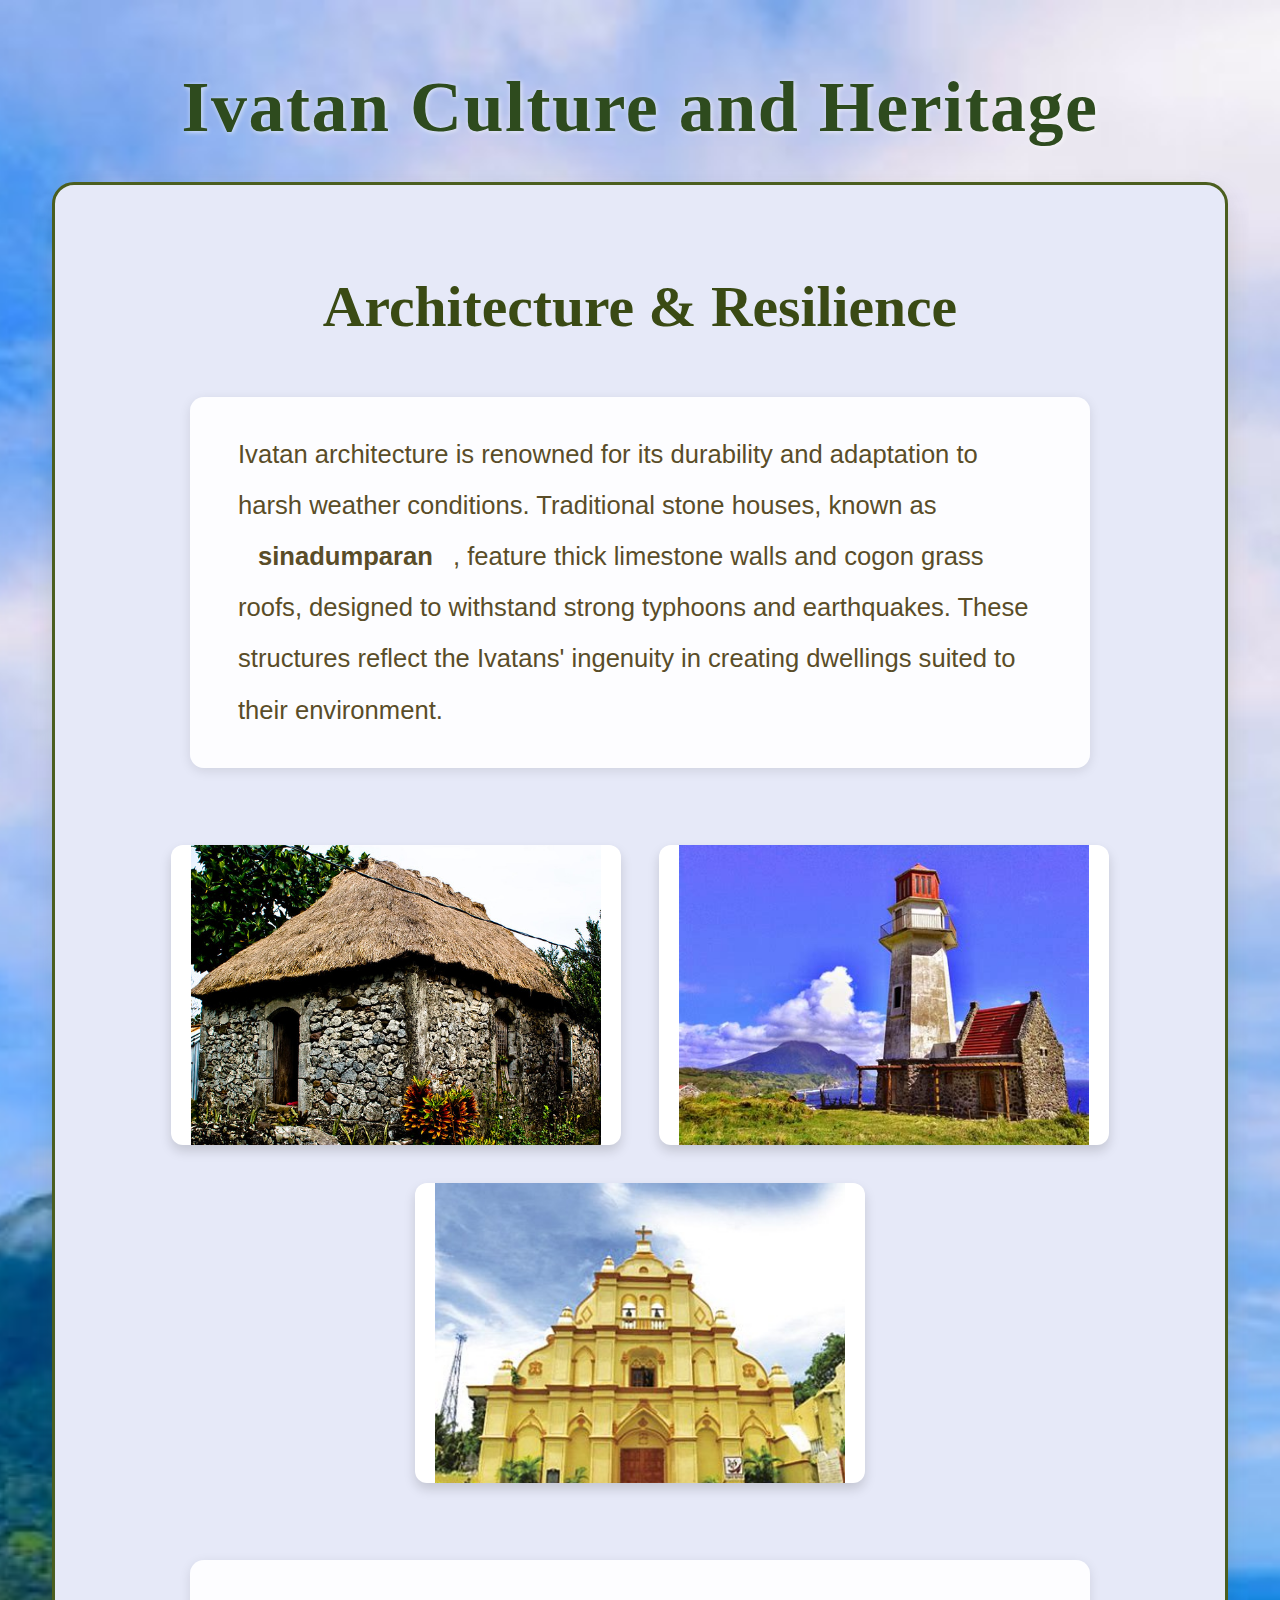
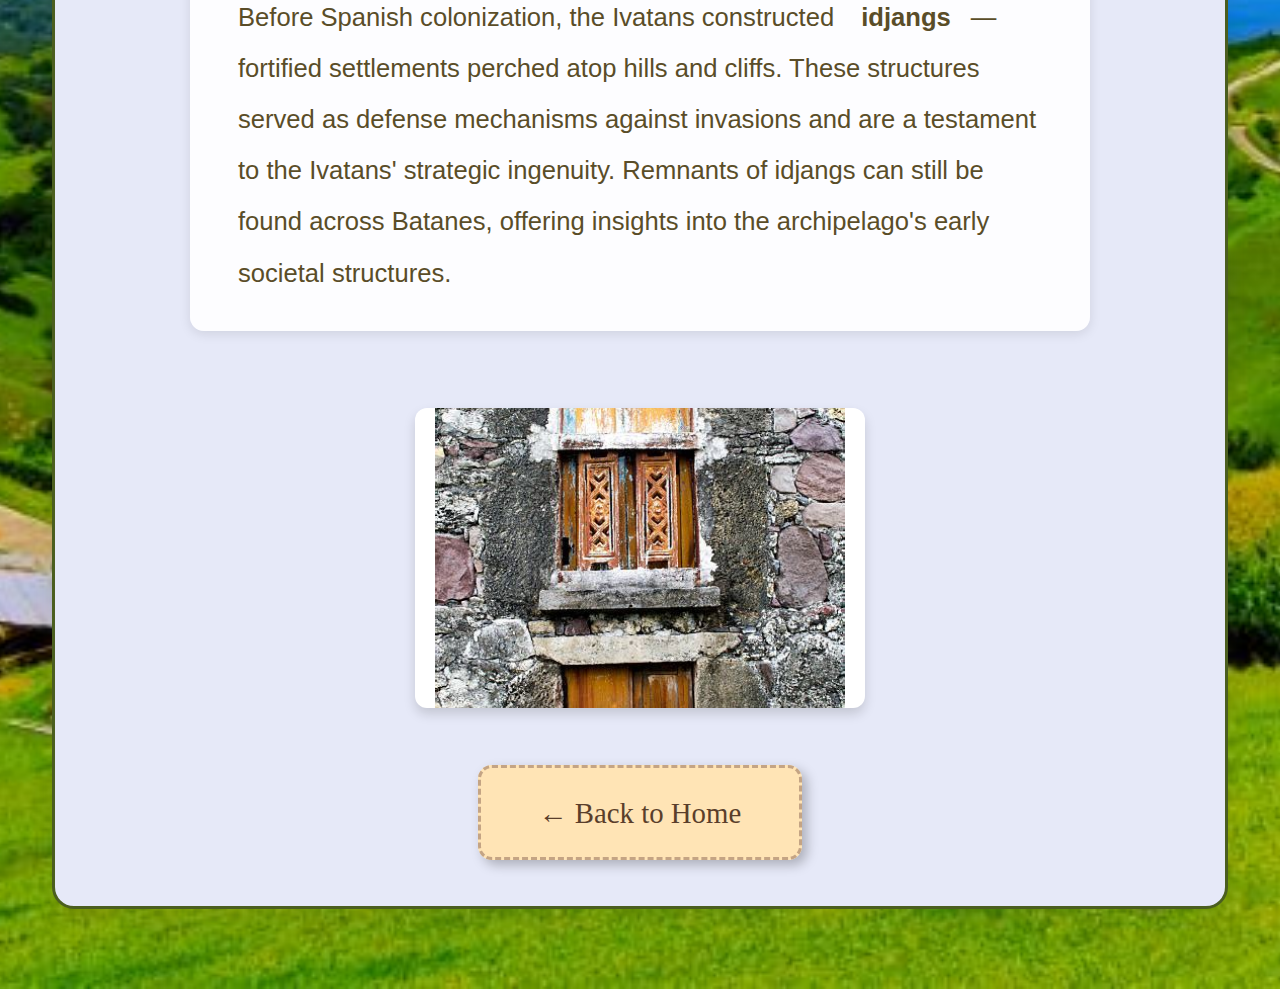
<file: architecture.html>
<!DOCTYPE html>
<html lang="en">
<head>
  <meta charset="UTF-8" />
  <meta name="viewport" content="width=device-width, initial-scale=1" />
  <title>Architecture & Resilience</title>
  <link rel="stylesheet" href="website.css" />
  <style>
    body {
      font-family: 'Segoe UI', Tahoma, Geneva, Verdana, sans-serif;
      background-color: #f3f6fb;
      color: #2e2e2e;
      margin: 0;
      padding: 0 2rem;
      font-size: 1.6rem;
      line-height: 2;
    }

    header {
      text-align: center;
      margin: 4rem 0 2rem;
    }

    header h1 {
      font-family: 'Georgia', serif;
      font-size: 4.5rem;
      color: #2e4b1e;
      text-shadow: 1px 1px 5px rgba(255, 255, 255, 0.7);
      margin: 0;
    }

    section {
      max-width: 1200px;
      margin: 0 auto 5rem;
      background: #e6e9f8;
      padding: 4rem;
      border-radius: 22px;
      border: 3px solid #4b5e1f;
      box-shadow: 0 10px 25px rgba(75, 66, 45, 0.12);
    }

    section h2 {
      font-family: 'Georgia', serif;
      font-size: 3.6rem;
      color: #3a4a14;
      margin-bottom: 2rem;
      text-align: center;
    }

    section p {
      font-size: 1.6rem;
      background: rgba(255, 255, 255, 0.9);
      padding: 2rem 3rem;
      border-radius: 14px;
      box-shadow: 0 3px 12px rgba(0, 0, 0, 0.1);
      margin: 2rem auto;
      max-width: 900px;
    }

    .center-image {
      display: flex;
      justify-content: center;
      flex-wrap: wrap;
      gap: 1.5em;
      margin: 3em 0;
    }

    .center-image img {
      width: 450px;
      height: 300px;
      object-fit: cover;
      border-radius: 12px;
      box-shadow: 0 6px 12px rgba(0, 0, 0, 0.15);
      background: #fff;
      transition: transform 0.3s ease, box-shadow 0.3s ease;
    }

    .center-image img:hover {
      transform: scale(1.05);
      box-shadow: 0 10px 20px rgba(0, 0, 0, 0.25);
    }

    video {
      display: block;
      margin: 2em auto;
      max-width: 100%;
      width: 800px;
      height: 450px;
      border-radius: 12px;
      box-shadow: 0 6px 12px rgba(0, 0, 0, 0.2);
    }

    .back-link {
      display: block;
      text-align: center;
      margin-top: 3em;
    }

    .back-link a {
      font-size: 1.8rem;
      text-decoration: none;
      color: #5a3e2b;
      background-color: #ffe4b5;
      border: 3px dashed #c4a484;
      padding: 1em 2em;
      border-radius: 14px;
      font-family: 'Times New Roman', serif;
      box-shadow: 5px 5px 12px rgba(0, 0, 0, 0.25);
      transition: all 0.3s ease;
    }

    .back-link a:hover {
      background-color: #fff7d6;
      transform: translateY(-5px);
      box-shadow: 7px 7px 15px rgba(0, 0, 0, 0.3);
    }

    @media (max-width: 768px) {
      header h1 {
        font-size: 3rem;
      }

      section h2 {
        font-size: 2.5rem;
      }

      section p {
        font-size: 1.3rem;
        padding: 1.5rem 2rem;
      }

      .center-image img,
      video {
        width: 90%;
        height: auto;
      }

      .back-link a {
        font-size: 1.4rem;
        padding: 0.8em 1.5em;
      }
    }
  </style>
</head>
<body>
  <header>
    <div class="profile">
      <h1>Ivatan Culture and Heritage</h1>
    </div>
  </header>

  <section>
    <h2>Architecture & Resilience</h2>
    
    <p>
      Ivatan architecture is renowned for its durability and adaptation to harsh weather conditions. Traditional stone houses, known as <strong>sinadumparan</strong>, feature thick limestone walls and cogon grass roofs, designed to withstand strong typhoons and earthquakes. These structures reflect the Ivatans' ingenuity in creating dwellings suited to their environment.
    </p>

    <div class="center-image">
      <img src="images/stone%20house.jpg" alt="Stone House">
      <img src="images/archi2.jpg" alt="Lighthouse">
      <img src="images/arch.jpg" alt="Architecture View">
    </div>

    <p>
      Before Spanish colonization, the Ivatans constructed <strong>idjangs</strong>—fortified settlements perched atop hills and cliffs. These structures served as defense mechanisms against invasions and are a testament to the Ivatans' strategic ingenuity. Remnants of idjangs can still be found across Batanes, offering insights into the archipelago's early societal structures.
    </p>

    <div class="center-image">
      <img src="images/archi3.jpg" alt="Ancient Ivatan Settlement">
    </div>

  

    <div class="back-link">
      <a href="index.html">← Back to Home</a>
    </div>
  </section>
</body>
</html>
</file>
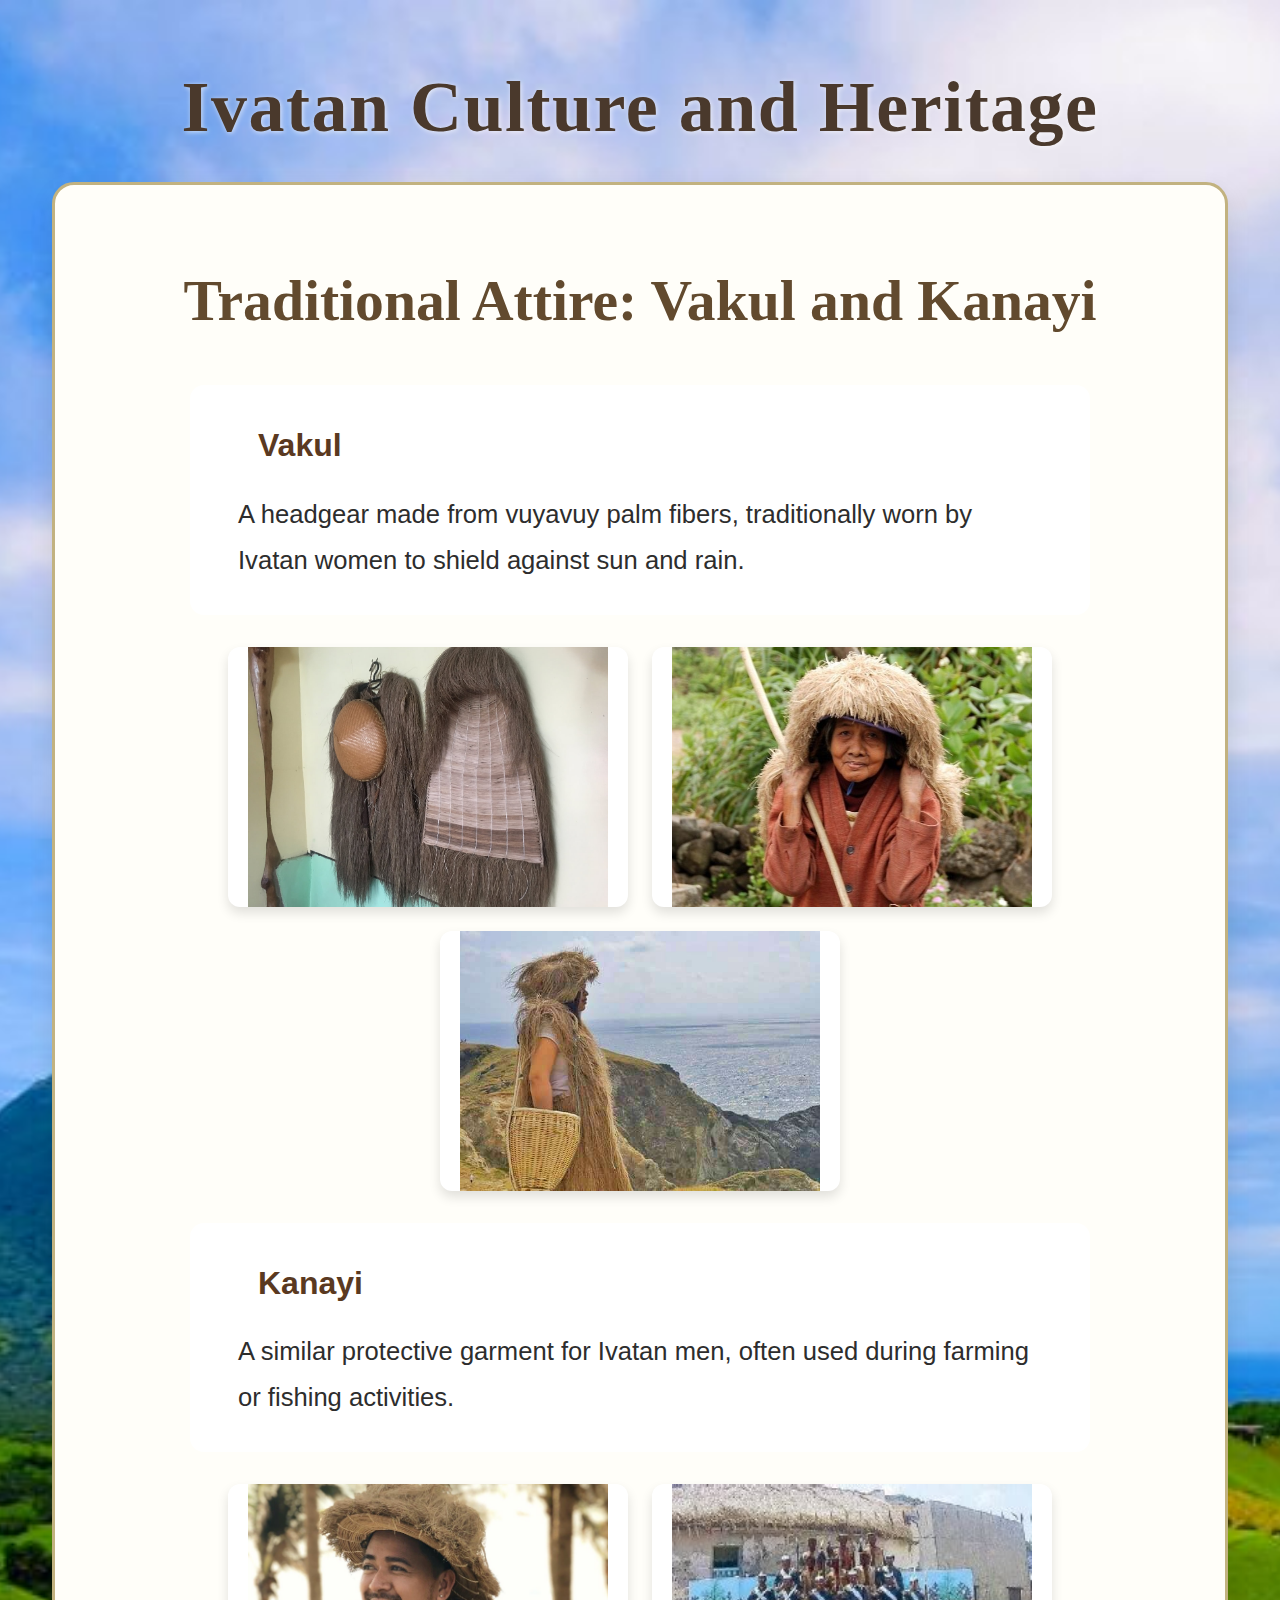
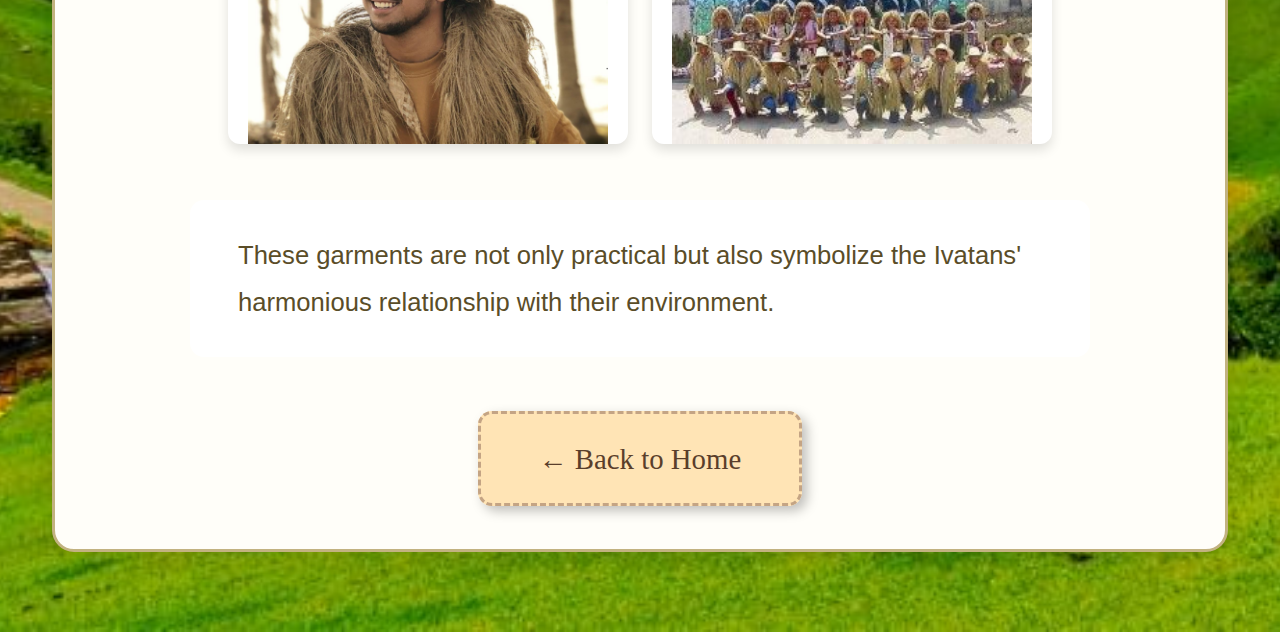
<file: attire.html>
<!DOCTYPE html>
<html lang="en">
<head>
  <meta charset="UTF-8" />
  <meta name="viewport" content="width=device-width, initial-scale=1" />
  <title>Traditional Attire: Vakul and Kanayi - Ivatan Culture</title>
  <link rel="stylesheet" href="website.css" />
  <style>
    body {
      font-family: 'Segoe UI', Tahoma, Geneva, Verdana, sans-serif;
      background-color: #f9f6f1;
      color: #2d2d2d;
      margin: 0;
      padding: 0 2rem;
      font-size: 1.6rem;
      line-height: 1.8;
    }

    header {
      text-align: center;
      margin: 4rem 0 2rem;
    }

    header h1 {
      font-family: 'Georgia', serif;
      font-size: 4.5rem;
      color: #4a392c;
      text-shadow: 1px 1px 5px rgba(255, 255, 255, 0.7);
      margin: 0;
    }

    section {
      max-width: 1200px;
      margin: 0 auto 5rem;
      background: #fffef9;
      padding: 4rem;
      border-radius: 22px;
      border: 3px solid #c2b280;
      box-shadow: 0 10px 25px rgba(0, 0, 0, 0.1);
    }

    section h2 {
      font-family: 'Georgia', serif;
      font-size: 3.6rem;
      color: #624a2e;
      text-align: center;
    }

    section p,
    .info-block {
      font-size: 1.6rem;
      background: rgba(255, 255, 255, 0.95);
      padding: 2rem 3rem;
      border-radius: 14px;
      margin: 2rem auto;
      max-width: 900px;
    }

    .info-block strong {
      font-size: 2rem;
      display: block;
      color: #5a3921;
      margin-bottom: 1rem;
    }

    .center-image {
      display: flex;
      flex-wrap: wrap;
      justify-content: center;
      gap: 1.5rem;
      margin-top: 1.5rem;
    }

    .center-image img,
    .center-image video {
      width: 400px;
      height: 260px;
      object-fit: cover;
      border-radius: 12px;
      box-shadow: 0 6px 12px rgba(0, 0, 0, 0.12);
      background: #fff;
    }

    /* Removed override for video to match the same size as images */
    /* .center-image video {
      width: 100%;
      max-width: 400px;
      height: auto;
    } */

    .back-link {
      text-align: center;
      margin-top: 3em;
    }

    .back-link a {
      font-size: 1.8rem;
      text-decoration: none;
      color: #5a3e2b;
      background-color: #ffe4b5;
      border: 3px dashed #c4a484;
      padding: 1em 2em;
      border-radius: 14px;
      font-family: 'Times New Roman', serif;
      box-shadow: 5px 5px 12px rgba(0, 0, 0, 0.25);
      transition: all 0.3s ease;
    }

    .back-link a:hover {
      background-color: #fff7d6;
      transform: translateY(-5px);
      box-shadow: 7px 7px 15px rgba(0, 0, 0, 0.3);
    }

    @media (max-width: 768px) {
      header h1 {
        font-size: 3rem;
      }

      section h2 {
        font-size: 2.5rem;
      }

      section p {
        font-size: 1.4rem;
      }

      .center-image img,
      .center-image video {
        width: 100%;
        height: auto;
      }

      .back-link a {
        font-size: 1.5rem;
      }
    }
  </style>
</head>
<body>
  <header>
    <div class="profile">
      <h1>Ivatan Culture and Heritage</h1>
    </div>
  </header>

  <section>
    <h2>Traditional Attire: Vakul and Kanayi</h2>

    <div class="info-block">
      <strong>Vakul</strong>
      A headgear made from vuyavuy palm fibers, traditionally worn by Ivatan women to shield against sun and rain.
    </div>

    <div class="center-image">
      <img src="images/attire1.jpg" alt="Ivatan traditional attire showing Vakul headgear" />
      <img src="images/ivatan.jpg" alt="Close-up of Vakul headgear" />
      <img src="images/attire.jpg" alt="Ivatan woman wearing traditional attire" />
    </div>

    <div class="info-block">
      <strong>Kanayi</strong>
      A similar protective garment for Ivatan men, often used during farming or fishing activities.
    </div>

    <div class="center-image">
      <img src="images/kanayi.jpg" alt="Ivatan man wearing Kanayi garment" />
      <img src="images/attire3.jpg" alt="Traditional Kanayi garment detail" />
    </div>

    <div class="center-image">

    </div>

    <p>
      These garments are not only practical but also symbolize the Ivatans' harmonious relationship with their environment.
    </p>

    <div class="back-link">
      <a href="index.html">← Back to Home</a>
    </div>
  </section>
</body>
</html>
</file>
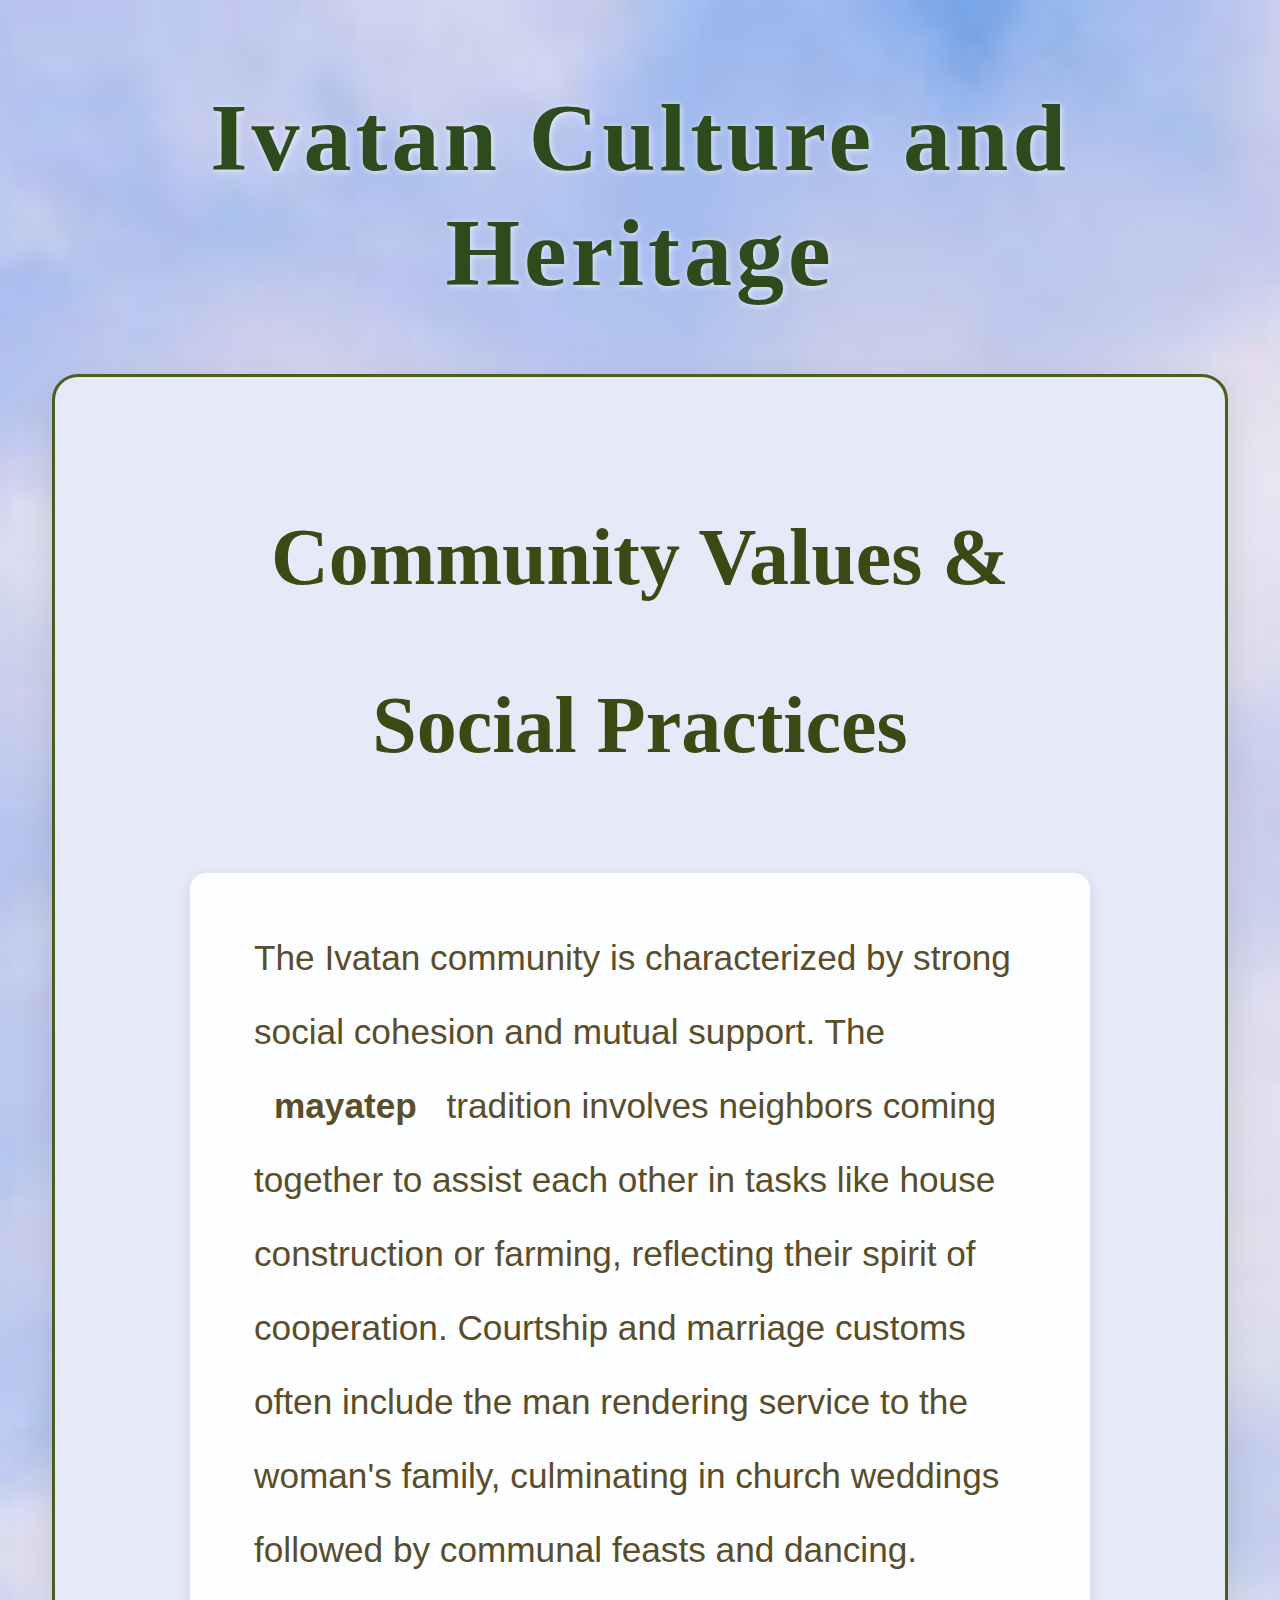
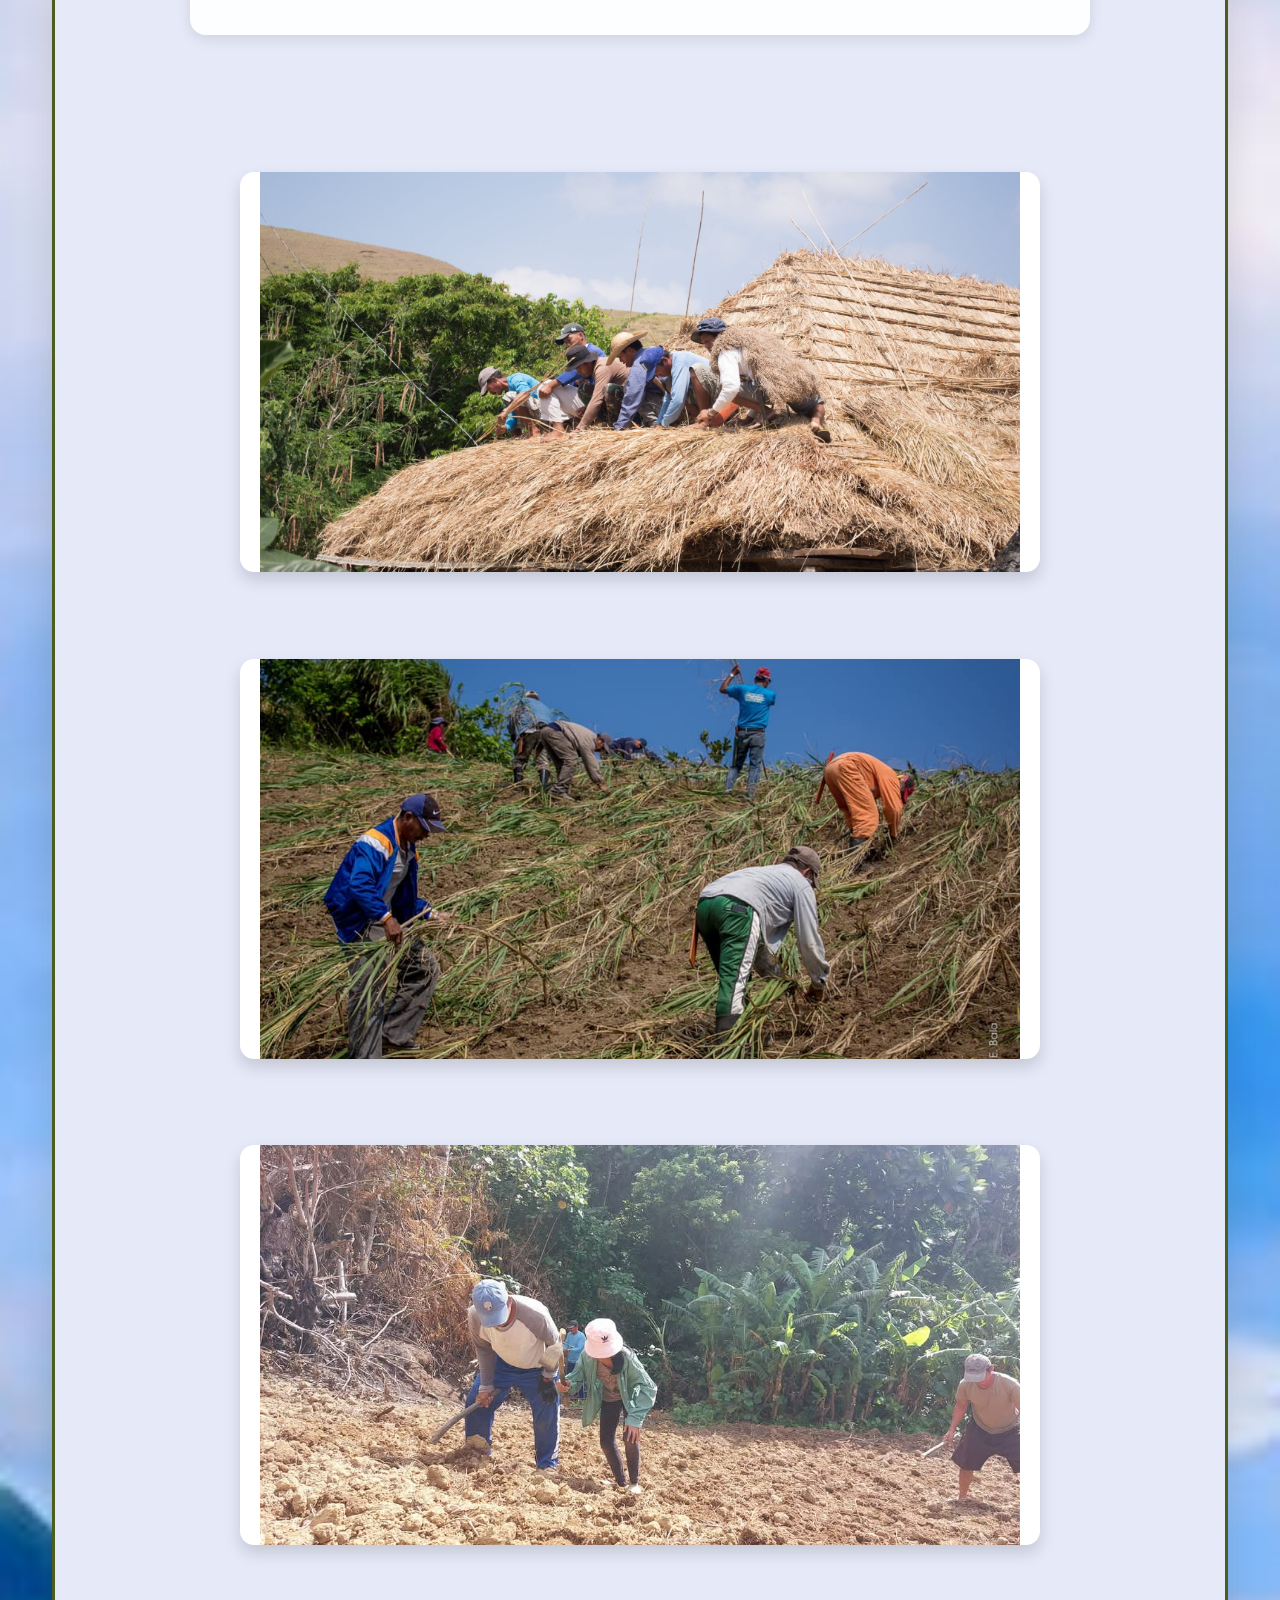
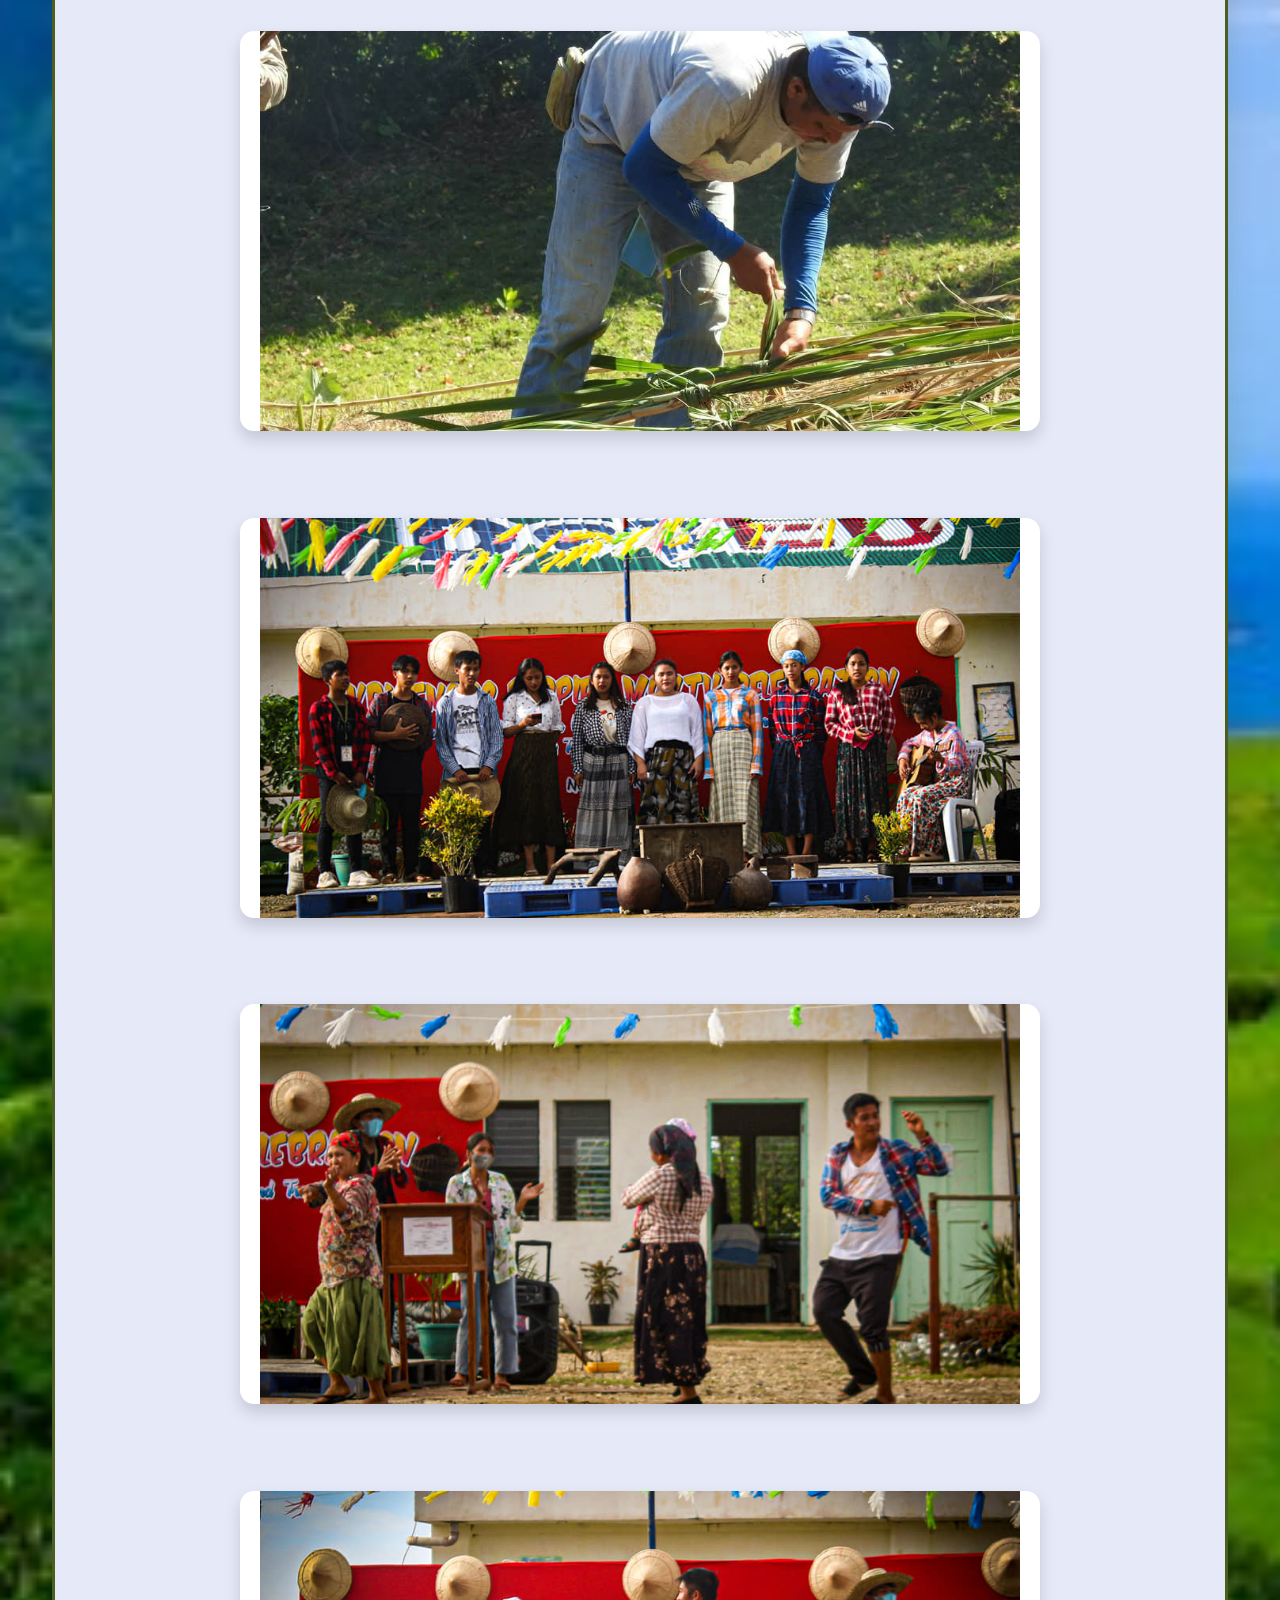
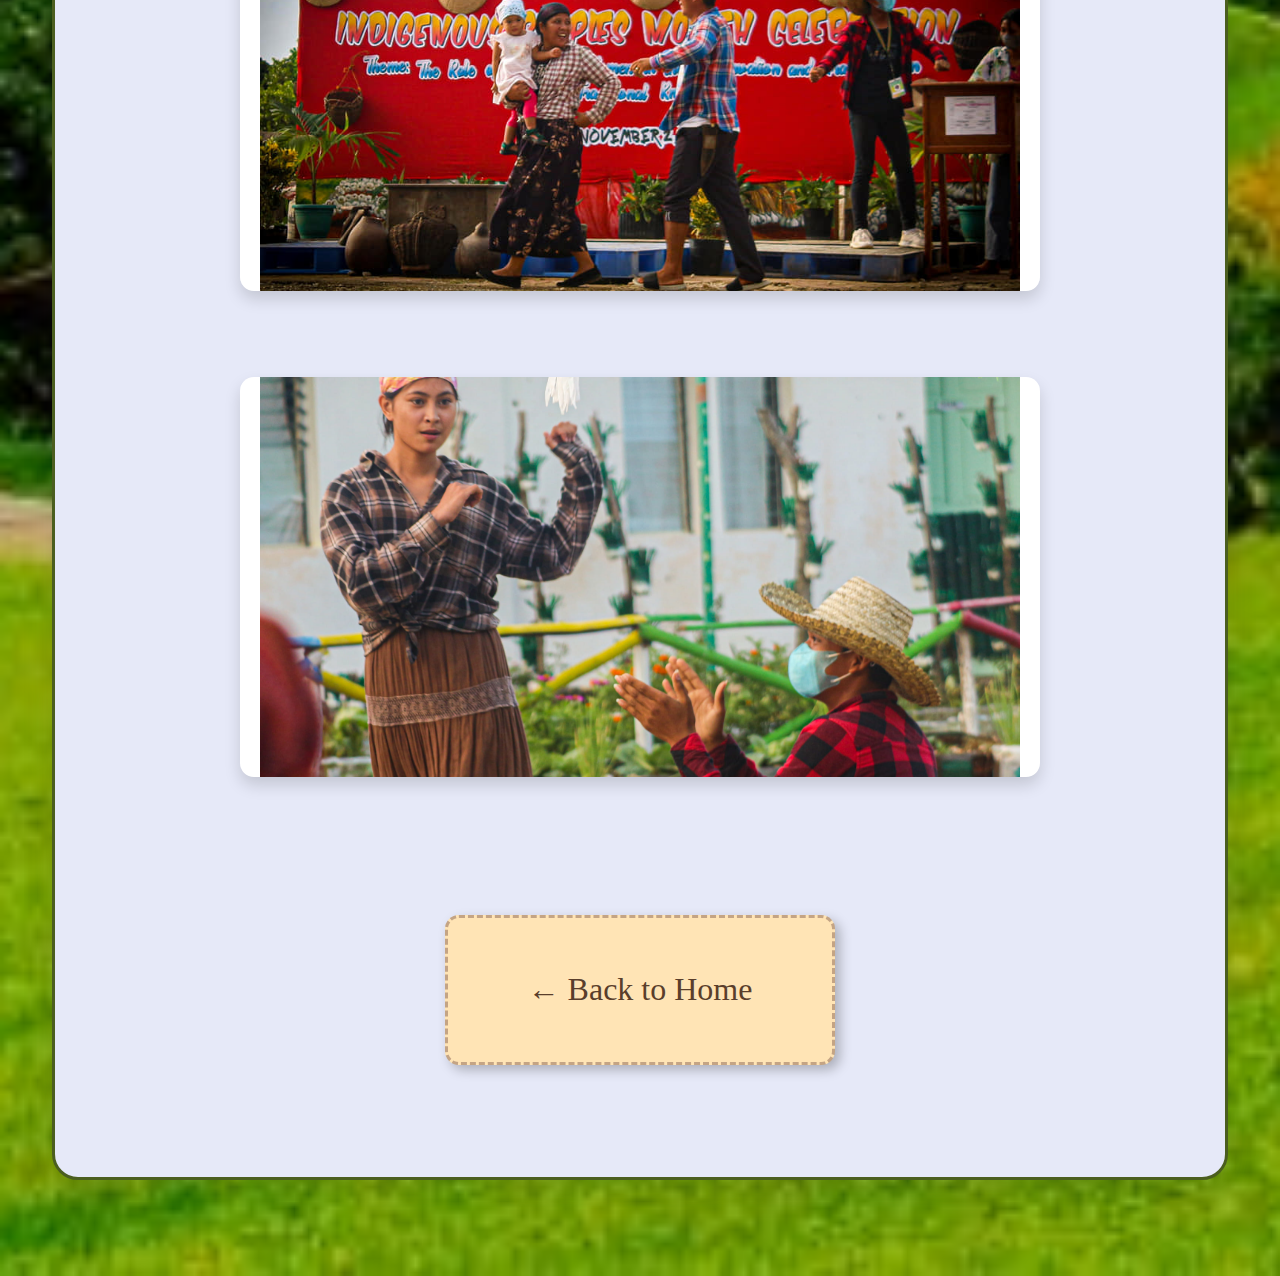
<file: community-values.html>
<!DOCTYPE html>
<html lang="en">
<head>
  <meta charset="UTF-8" />
  <meta name="viewport" content="width=device-width, initial-scale=1" />
  <title>Community Values & Social Practices</title>
  <link rel="stylesheet" href="website.css" />
  <style>
    body {
      font-family: 'Segoe UI', Tahoma, Geneva, Verdana, sans-serif;
      background-color: #f3f6fb;
      color: #2e2e2e;
      margin: 0;
      padding: 0 2rem;
      line-height: 2.1;
      font-size: 1.8rem;
    }

    header {
      text-align: center;
      margin: 5rem 0 4rem;
    }

    header h1 {
      font-family: 'Georgia', serif;
      font-size: 6rem;
      color: #2e4b1e;
      letter-spacing: 4px;
      text-shadow: 1px 1px 6px rgba(255, 255, 255, 0.7);
      margin: 0;
    }

    section {
      max-width: 1600px; /* Increased container width */
      margin: 0 auto 6rem;
      background: #e6e9f8;
      padding: 6rem 8rem 7rem; /* Increased padding */
      border-radius: 26px;
      border: 3px solid #4b5e1f;
      box-shadow: 0 10px 30px rgba(75, 66, 45, 0.15);
    }

    section h2 {
      font-family: 'Georgia', serif;
      font-size: 5rem; /* Increased font size */
      color: #3a4a14;
      margin-bottom: 4rem; /* Increased margin for spacing */
      text-align: center;
    }

    section p {
      background: rgba(255, 255, 255, 0.92);
      padding: 3rem 4rem;
      border-radius: 16px;
      box-shadow: 0 4px 14px rgba(0, 0, 0, 0.1);
      margin-bottom: 5rem; /* Increased bottom margin */
      font-size: 2.2rem; /* Increased font size */
      max-width: 900px; /* Increased max-width */
      margin-left: auto;
      margin-right: auto;
    }

    .media-gallery {
      display: grid;
      grid-template-columns: repeat(auto-fit, minmax(450px, 1fr)); /* Adjusted grid size */
      gap: 3em;
      justify-items: center;
      padding: 2em 0;
    }

    .media-gallery img,
    .media-gallery video {
      width: 100%;
      max-width: 800px; /* Increased max-width */
      height: 400px; /* Adjusted height */
      object-fit: cover;
      border-radius: 14px;
      box-shadow: 0 8px 16px rgba(0, 0, 0, 0.15);
      background: #fff;
      transition: transform 0.3s ease, box-shadow 0.3s ease;
    }

    .media-gallery img:hover,
    .media-gallery video:hover {
      transform: scale(1.05);
      box-shadow: 0 12px 24px rgba(0, 0, 0, 0.3);
    }

    /* Unified Back Button Styling */
    .back-button-container {
      text-align: center;
      margin-top: 5rem; /* Increased top margin */
    }

    .back-button {
      font-size: 2rem; /* Increased font size */
      text-decoration: none;
      color: #5a3e2b;
      background-color: #ffe4b5;
      border: 3px dashed #c4a484;
      padding: 1.2em 2.5em; /* Increased padding */
      border-radius: 14px;
      font-family: 'Times New Roman', serif;
      box-shadow: 5px 5px 12px rgba(0, 0, 0, 0.25);
      transition: all 0.3s ease;
      display: inline-block;
    }

    .back-button:hover {
      background-color: #fff7d6;
      transform: translateY(-5px);
      box-shadow: 7px 7px 15px rgba(0, 0, 0, 0.3);
    }

    @media (max-width: 400px) {
      section {
        padding: 4rem 3rem;
      }

      section h2 {
        font-size: 4rem;
      }

      section p {
        font-size: 1.8rem;
        padding: 2.5rem 3rem;
      }

      .back-button {
        font-size: 1.8rem;
      }
    }

    @media (max-width: 400px) {
      body {
        font-size: 1.4rem;
        padding: 0 1rem;
      }

      header h1 {
        font-size: 3.5rem;
      }

      section h2 {
        font-size: 2.6rem;
      }

      section p {
        font-size: 1.4rem;
        padding: 1.5rem 2rem;
        margin-bottom: 3rem;
      }

      .back-button {
        font-size: 1.5rem;
        padding: 1em 2em;
      }
    }
  </style>
</head>
<body>
  <header>
    <div class="profile">
      <h1>Ivatan Culture and Heritage</h1>
    </div>
  </header>

  <section>
    <h2>Community Values & Social Practices</h2>
    <p>
      The Ivatan community is characterized by strong social cohesion and mutual support. The <strong>mayatep</strong> tradition involves neighbors coming together to assist each other in tasks like house construction or farming, reflecting their spirit of cooperation.
      Courtship and marriage customs often include the man rendering service to the woman's family, culminating in church weddings followed by communal feasts and dancing.
    </p>

    <div class="media-gallery">
      <img src="images/mayatep.jpg" alt="Ivatan neighbors participating in mayatep" />
      <img src="images/maymuha.jpg" alt="Maymuha community gathering outdoors" />
      <img src="images/muha%20(1).jpg" alt="Community activity in Batanes" />
      <img src="images/muha%20(4).jpg" alt="Group preparing food during gathering" />
      <img src="images/tala%20(1).jpg" alt="Tala event performance" />
      <img src="images/tala%20(2).jpg" alt="Tala festival celebration" />
      <img src="images/tala%20(3).jpg" alt="Tala group in traditional dress" />
      <img src="images/tala%20(4).jpg" alt="Community dancing at Tala event" />

    </div>

    <!-- Updated Unified Back Button -->
    <div class="back-button-container">
      <a href="index.html" class="back-button">
        ← Back to Home
      </a>
    </div>
  </section>
</body>
</html>
</file>
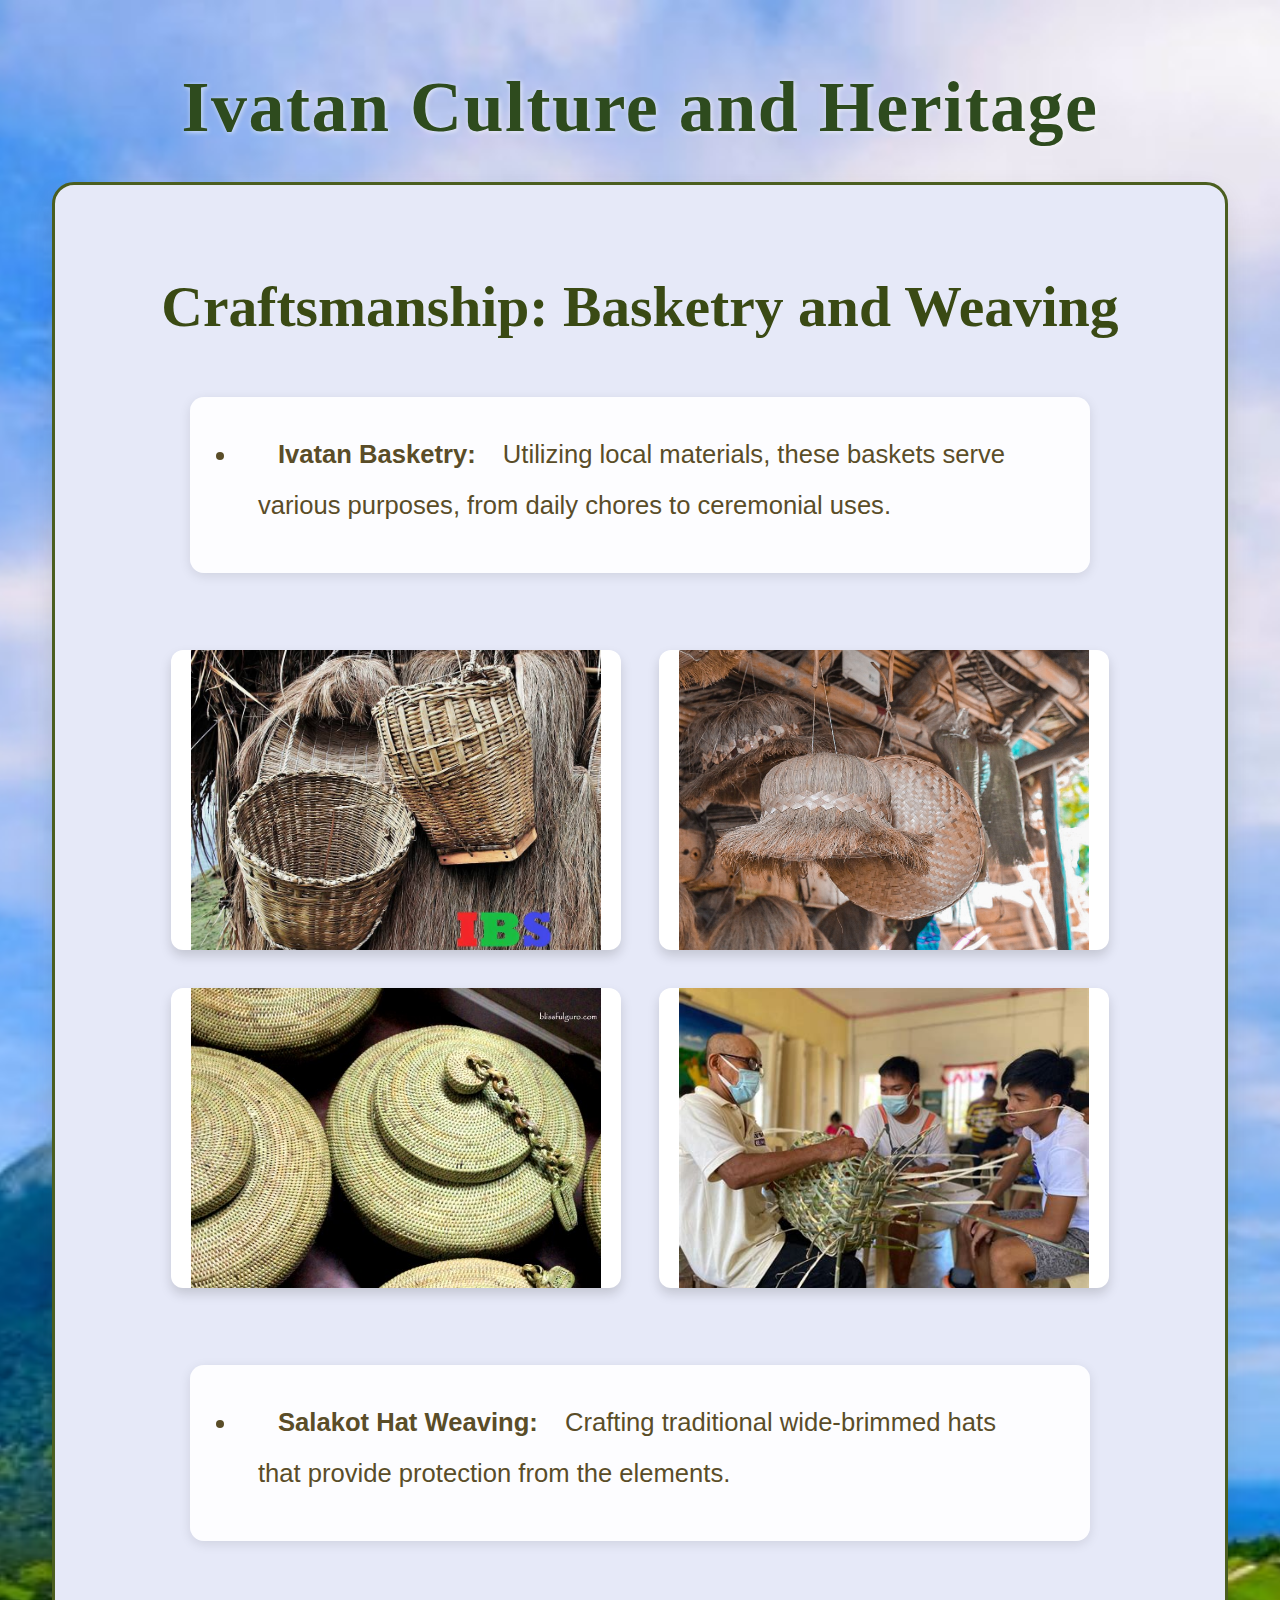
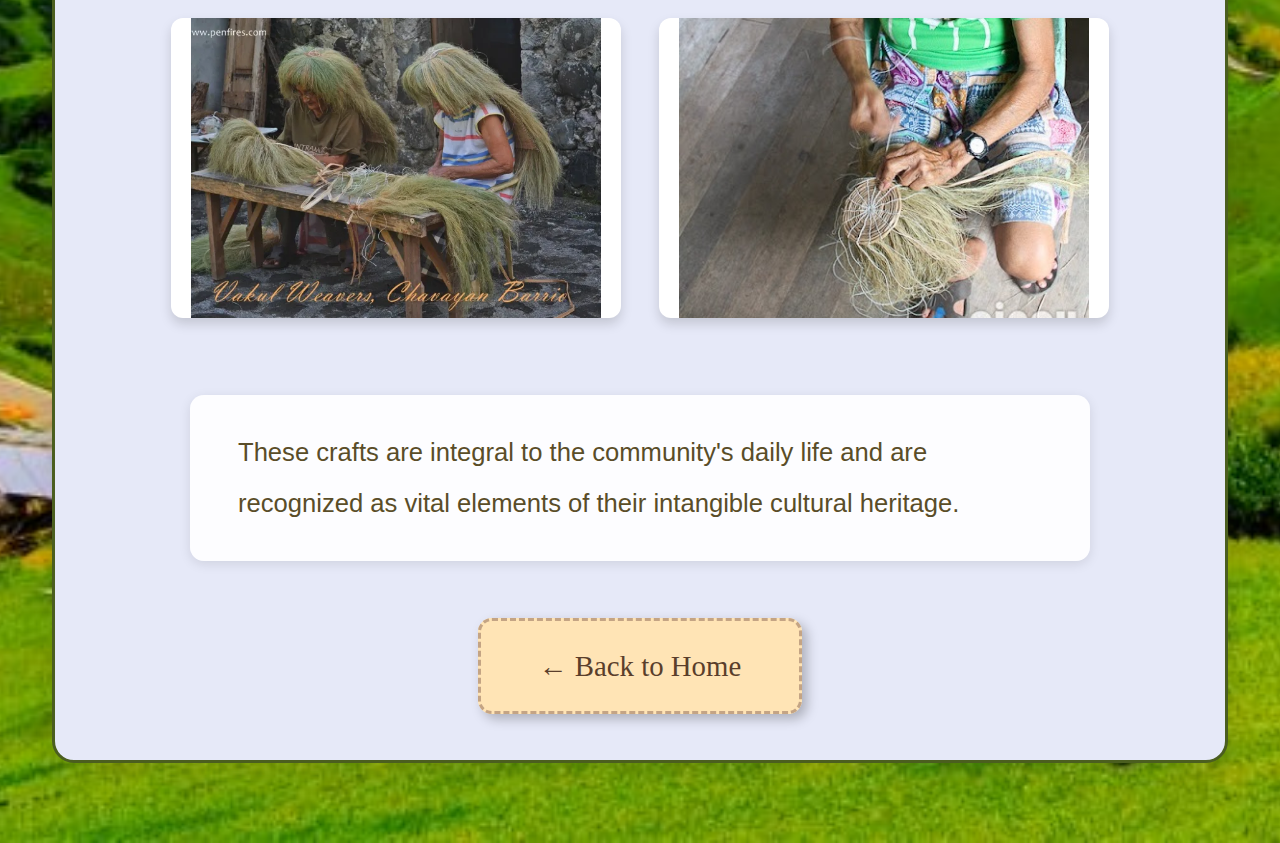
<file: craftsmanship.html>
<!DOCTYPE html>
<html lang="en">
<head>
  <meta charset="UTF-8" />
  <meta name="viewport" content="width=device-width, initial-scale=1" />
  <title>Craftsmanship: Basketry and Weaving</title>
  <link rel="stylesheet" href="website.css" />
  <style>
    body {
      font-family: 'Segoe UI', Tahoma, Geneva, Verdana, sans-serif;
      background-color: #f3f6fb;
      color: #2e2e2e;
      margin: 0;
      padding: 0 2rem;
      font-size: 1.6rem;
      line-height: 2;
    }

    header {
      text-align: center;
      margin: 4rem 0 2rem;
    }

    header h1 {
      font-family: 'Georgia', serif;
      font-size: 4.5rem;
      color: #2e4b1e;
      text-shadow: 1px 1px 5px rgba(255, 255, 255, 0.7);
      margin: 0;
    }

    section {
      max-width: 1200px;
      margin: 0 auto 5rem;
      background: #e6e9f8;
      padding: 4rem;
      border-radius: 22px;
      border: 3px solid #4b5e1f;
      box-shadow: 0 10px 25px rgba(75, 66, 45, 0.12);
    }

    section h2 {
      font-family: 'Georgia', serif;
      font-size: 3.6rem;
      color: #3a4a14;
      margin-bottom: 2rem;
      text-align: center;
    }

    section p,
    section ul {
      font-size: 1.6rem;
      background: rgba(255, 255, 255, 0.9);
      padding: 2rem 3rem;
      border-radius: 14px;
      box-shadow: 0 3px 12px rgba(0, 0, 0, 0.1);
      margin: 2rem auto;
      max-width: 900px;
    }

    .center-image {
      display: flex;
      justify-content: center;
      flex-wrap: wrap;
      gap: 1.5em;
      margin: 3em 0;
    }

    .center-image img {
      width: 450px;
      height: 300px;
      object-fit: cover;
      border-radius: 12px;
      box-shadow: 0 6px 12px rgba(0, 0, 0, 0.15);
      background: #fff;
      transition: transform 0.3s ease, box-shadow 0.3s ease;
    }

    .center-image img:hover {
      transform: scale(1.05);
      box-shadow: 0 10px 20px rgba(0, 0, 0, 0.25);
    }

    /* Updated video style to match image size */
    video {
      display: block;
      margin: 2em auto;
      width: 450px; /* Set video width same as images */
      height: 300px; /* Set video height same as images */
      object-fit: cover;
      border-radius: 12px;
      box-shadow: 0 6px 12px rgba(0, 0, 0, 0.2);
    }

    .back-link {
      display: block;
      text-align: center;
      margin-top: 3em;
    }

    .back-link a {
      font-size: 1.8rem;
      text-decoration: none;
      color: #5a3e2b;
      background-color: #ffe4b5;
      border: 3px dashed #c4a484;
      padding: 1em 2em;
      border-radius: 14px;
      font-family: 'Times New Roman', serif;
      box-shadow: 5px 5px 12px rgba(0, 0, 0, 0.25);
      transition: all 0.3s ease;
    }

    .back-link a:hover {
      background-color: #fff7d6;
      transform: translateY(-5px);
      box-shadow: 7px 7px 15px rgba(0, 0, 0, 0.3);
    }

    @media (max-width: 768px) {
      header h1 {
        font-size: 3rem;
      }

      section h2 {
        font-size: 2.5rem;
      }

      section p,
      section ul {
        font-size: 1.3rem;
        padding: 1.5rem 2rem;
      }

      .center-image img,
      video {
        width: 90%;
        height: auto;
      }

      .back-link a {
        font-size: 1.4rem;
        padding: 0.8em 1.5em;
      }
    }
  </style>
</head>
<body>
  <header>
    <div class="profile">
      <h1>Ivatan Culture and Heritage</h1>
    </div>
  </header>

  <section>
    <h2>Craftsmanship: Basketry and Weaving</h2>

    <ul>
      <li><strong>Ivatan Basketry:</strong> Utilizing local materials, these baskets serve various purposes, from daily chores to ceremonial uses.</li>
    </ul>

    <div class="center-image">
      <img src="images/basketry.jpg" alt="Ivatan basketry samples">
      <img src="images/tavahus.jpg" alt="Tavahus traditional Ivatan basket">
      <img src="images/basketry1.jpg" alt="Detailed woven basket">
      <img src="images/basketry2.jpg" alt="Close-up of Ivatan weaving technique">
    </div>

    <ul>
      <li><strong>Salakot Hat Weaving:</strong> Crafting traditional wide-brimmed hats that provide protection from the elements.</li>
    </ul>

    <div class="center-image">
      <img src="images/weaving.webp" alt="Weaving traditional fibers">
      <img src="images/weav.jpg" alt="Ivatan weaving in progress">
    </div>

    <p>
      These crafts are integral to the community's daily life and are recognized as vital elements of their intangible cultural heritage.
    </p>

   

    <div class="back-link">
      <a href="index.html">← Back to Home</a>
    </div>
  </section>
</body>
</html>
</file>
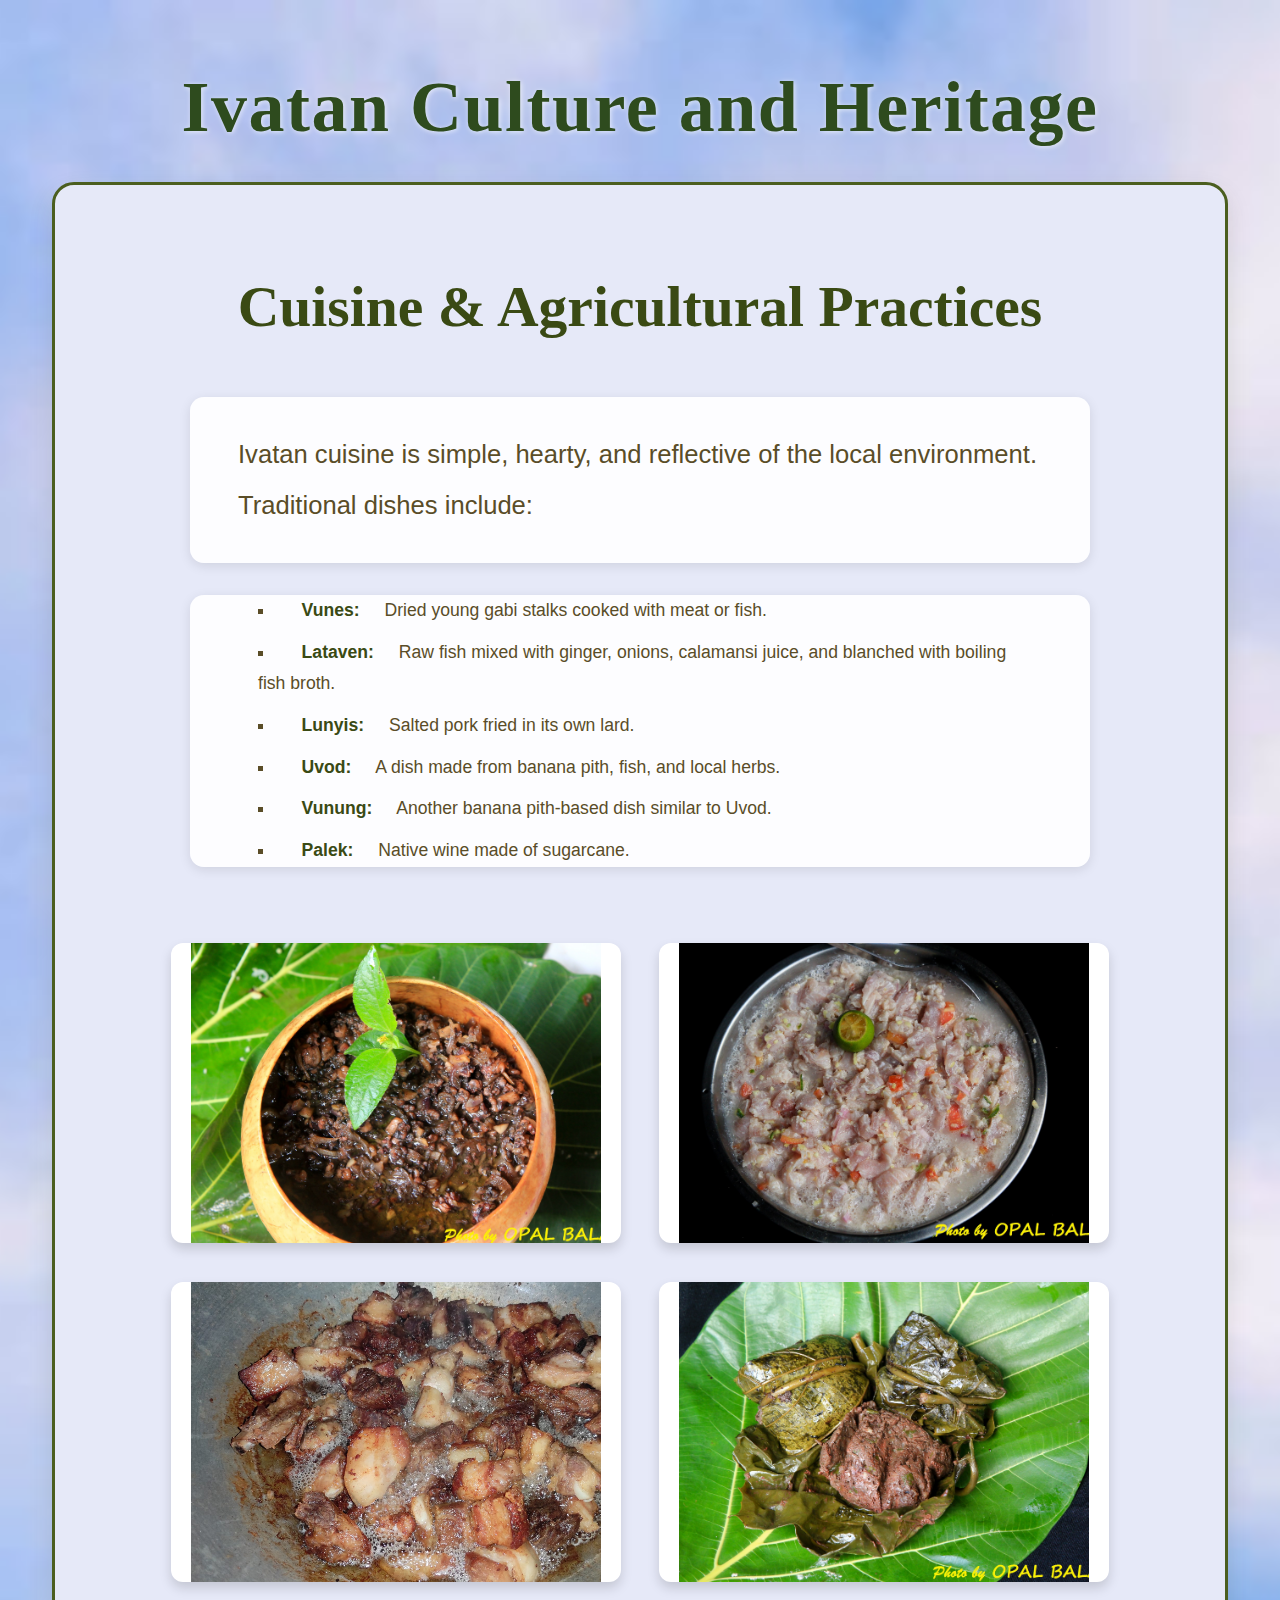
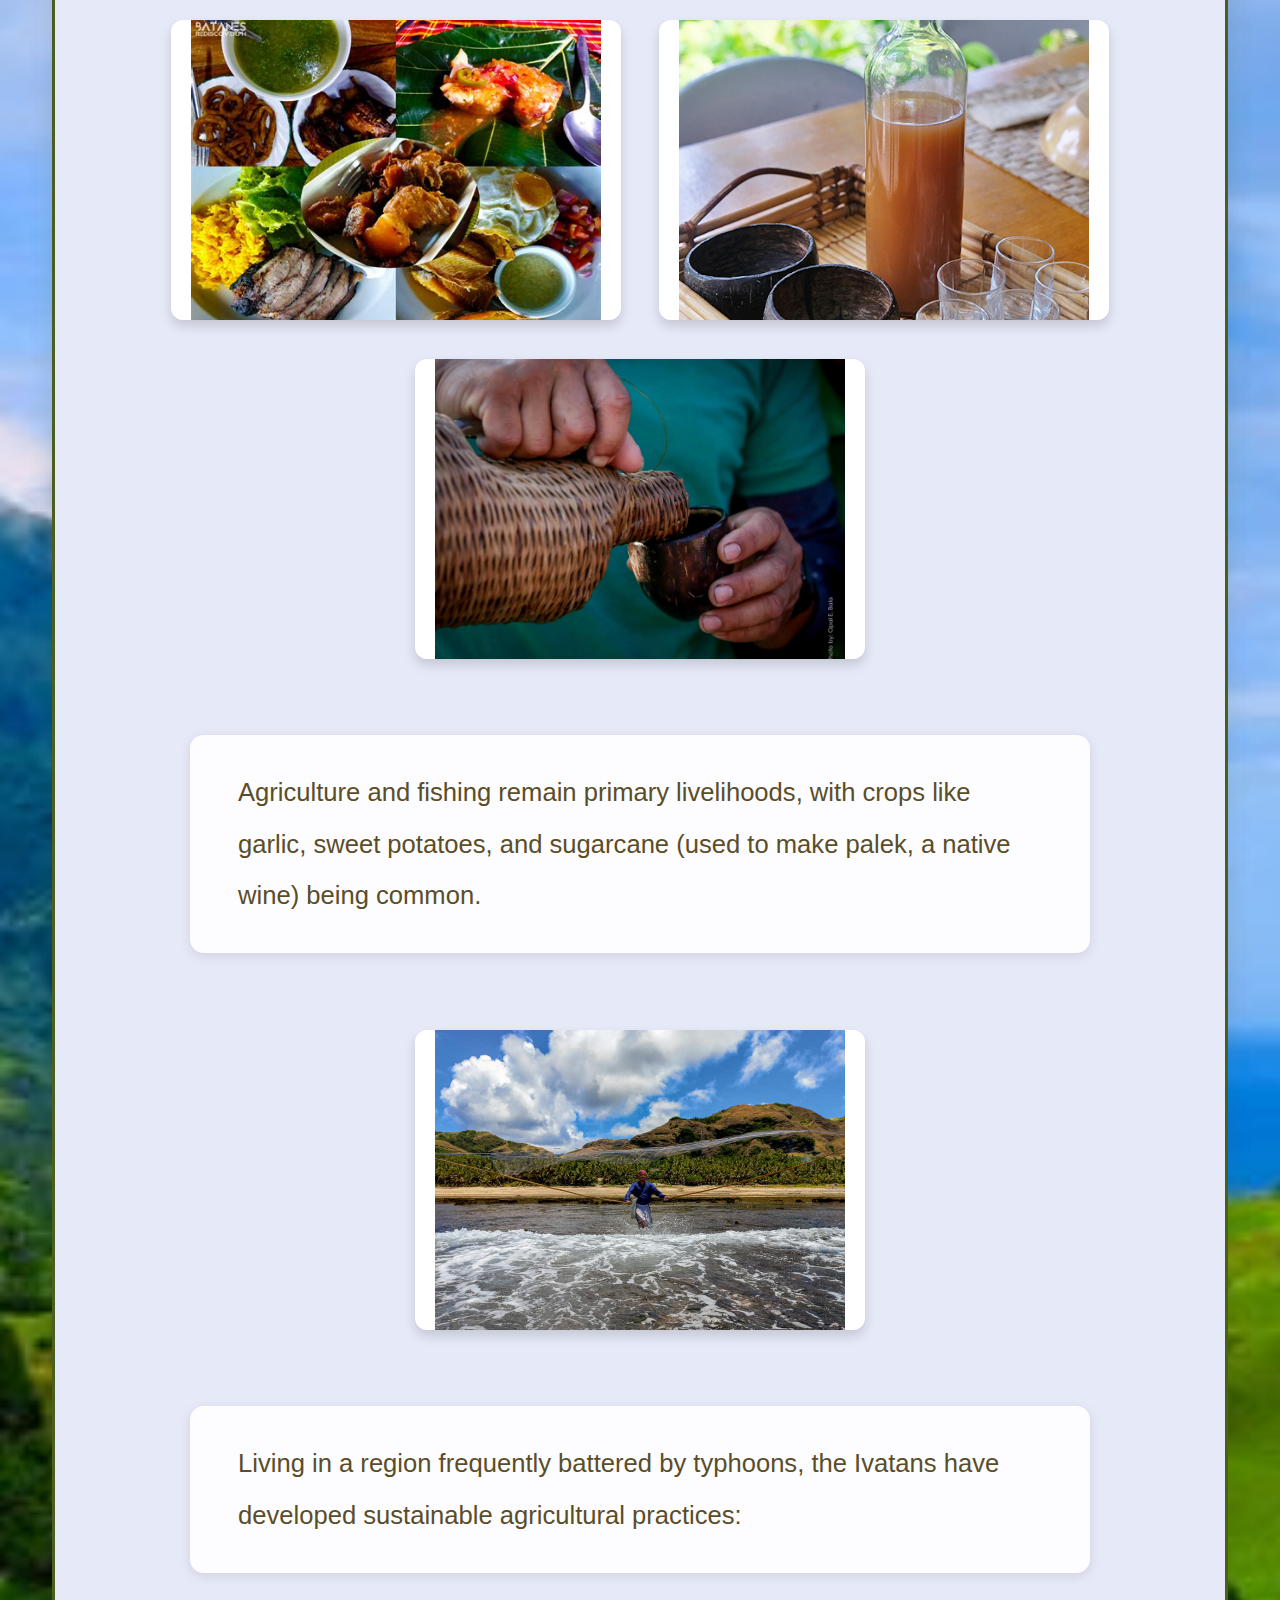
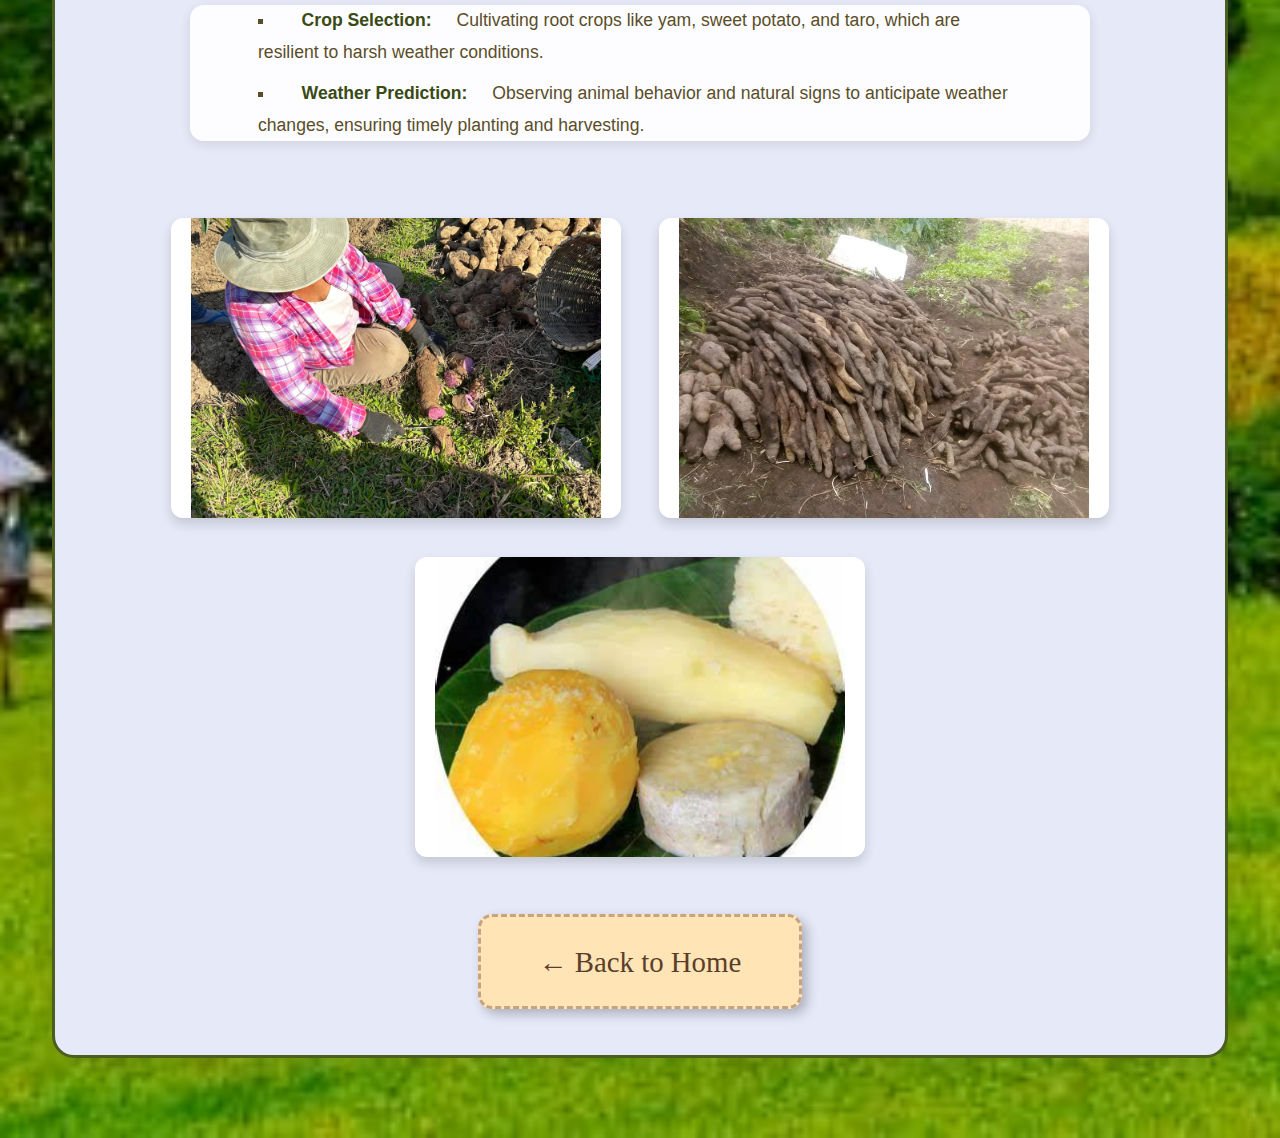
<file: cuisine.html>
<!DOCTYPE html>
<html lang="en">
<head>
  <meta charset="UTF-8" />
  <meta name="viewport" content="width=device-width, initial-scale=1" />
  <title>Cuisine & Agricultural Practices</title>
  <link rel="stylesheet" href="website.css" />
  <style>
    body {
      font-family: 'Segoe UI', Tahoma, Geneva, Verdana, sans-serif;
      background-color: #f3f6fb;
      color: #2e2e2e;
      margin: 0;
      padding: 0 2rem;
      font-size: 1.6rem;
      line-height: 2;
    }

    header {
      text-align: center;
      margin: 4rem 0 2rem;
    }

    header h1 {
      font-family: 'Georgia', serif;
      font-size: 4.5rem;
      color: #2e4b1e;
      text-shadow: 1px 1px 5px rgba(255, 255, 255, 0.7);
      margin: 0;
    }

    section {
      max-width: 1200px;
      margin: 0 auto 5rem;
      background: #e6e9f8;
      padding: 4rem;
      border-radius: 22px;
      border: 3px solid #4b5e1f;
      box-shadow: 0 10px 25px rgba(75, 66, 45, 0.12);
    }

    section h2 {
      font-family: 'Georgia', serif;
      font-size: 3.6rem;
      color: #3a4a14;
      margin-bottom: 2rem;
      text-align: center;
    }

    section p {
      font-size: 1.6rem;
      background: rgba(255, 255, 255, 0.9);
      padding: 2rem 3rem;
      border-radius: 14px;
      box-shadow: 0 3px 12px rgba(0, 0, 0, 0.1);
      margin: 2rem auto;
      max-width: 900px;
    }

    ul {
      max-width: 900px;
      margin: 2rem auto;
      padding: 0 3rem;
      background: rgba(255, 255, 255, 0.9);
      border-radius: 14px;
      box-shadow: 0 3px 12px rgba(0, 0, 0, 0.1);
      font-size: 1.6rem;
      line-height: 1.8;
      list-style: square inside;
      color: #2e2e2e;
    }

    ul li strong {
      color: #3a4a14;
    }

    .center-image {
      display: flex;
      justify-content: center;
      flex-wrap: wrap;
      gap: 1.5em;
      margin: 3em 0;
    }

    .center-image img {
      width: 450px;
      height: 300px;
      object-fit: cover;
      border-radius: 12px;
      box-shadow: 0 6px 12px rgba(0, 0, 0, 0.15);
      background: #fff;
      transition: transform 0.3s ease, box-shadow 0.3s ease;
    }

    .center-image img:hover {
      transform: scale(1.05);
      box-shadow: 0 10px 20px rgba(0, 0, 0, 0.25);
    }

    video {
      display: block;
      margin: 2em auto;
      width: 450px; /* Adjusted to match the image size */
      height: 300px; /* Adjusted to match the image size */
      border-radius: 12px;
      box-shadow: 0 6px 12px rgba(0, 0, 0, 0.2);
    }

    .back-link {
      display: block;
      text-align: center;
      margin-top: 3em;
    }

    .back-link a {
      font-size: 1.8rem;
      text-decoration: none;
      color: #5a3e2b;
      background-color: #ffe4b5;
      border: 3px dashed #c4a484;
      padding: 1em 2em;
      border-radius: 14px;
      font-family: 'Times New Roman', serif;
      box-shadow: 5px 5px 12px rgba(0, 0, 0, 0.25);
      transition: all 0.3s ease;
    }

    .back-link a:hover {
      background-color: #fff7d6;
      transform: translateY(-5px);
      box-shadow: 7px 7px 15px rgba(0, 0, 0, 0.3);
    }

    @media (max-width: 768px) {
      header h1 {
        font-size: 3rem;
      }

      section h2 {
        font-size: 2.5rem;
      }

      section p,
      ul {
        font-size: 1.3rem;
        padding: 1.5rem 2rem;
      }

      .center-image img,
      video {
        width: 90%;
        height: auto;
      }

      .back-link a {
        font-size: 1.4rem;
        padding: 0.8em 1.5em;
      }
    }
  </style>
</head>
<body>
  <header>
    <div class="profile">
      <h1>Ivatan Culture and Heritage</h1>
    </div>
  </header>

  <section>
    <h2>Cuisine & Agricultural Practices</h2>

    <p>Ivatan cuisine is simple, hearty, and reflective of the local environment. Traditional dishes include:</p>

    <ul>
      <li><strong>Vunes:</strong> Dried young gabi stalks cooked with meat or fish.</li>
      <li><strong>Lataven:</strong> Raw fish mixed with ginger, onions, calamansi juice, and blanched with boiling fish broth.</li>
      <li><strong>Lunyis:</strong> Salted pork fried in its own lard.</li>
      <li><strong>Uvod:</strong> A dish made from banana pith, fish, and local herbs.</li>
      <li><strong>Vunung:</strong> Another banana pith-based dish similar to Uvod.</li>
      <li><strong>Palek:</strong> Native wine made of sugarcane.</li>
    </ul>

    <div class="center-image">
      <img src="images/vunes.jpg" alt="Vunes" />
      <img src="images/lataven.jpg" alt="Lataven" />
      <img src="images/lu%C3%B1is.jpg" alt="Lunyis" />
      <img src="images/uved.jpg" alt="Uvod" />
      <img src="images/kanen.jpg" alt="Vunung" />
      <img src="images/paleek.jpg" alt="Palek" />
      <img src="images/palek.jpg" alt="Palek" />
    </div>

    <p>
      Agriculture and fishing remain primary livelihoods, with crops like garlic, sweet potatoes, and sugarcane (used to make palek, a native wine) being common.
    </p>

    <div class="center-image">
      <img src="images/manawuy.jpg" alt="Manawuy" />
    </div>

    <p>
      Living in a region frequently battered by typhoons, the Ivatans have developed sustainable agricultural practices:
    </p>

    <ul>
      <li><strong>Crop Selection:</strong> Cultivating root crops like yam, sweet potato, and taro, which are resilient to harsh weather conditions.</li>
      <li><strong>Weather Prediction:</strong> Observing animal behavior and natural signs to anticipate weather changes, ensuring timely planting and harvesting.</li>
    </ul>

    <div class="center-image">
      <img src="images/uvi.jpg" alt="Uvi" />
      <img src="images/uvii.jpg" alt="Uvi 2" />
      <img src="images/crops.jpg" alt="Root Crops" />
    </div>

 
    <div class="back-link">
      <a href="index.html">← Back to Home</a>
    </div>
  </section>
</body>
</html>
</file>
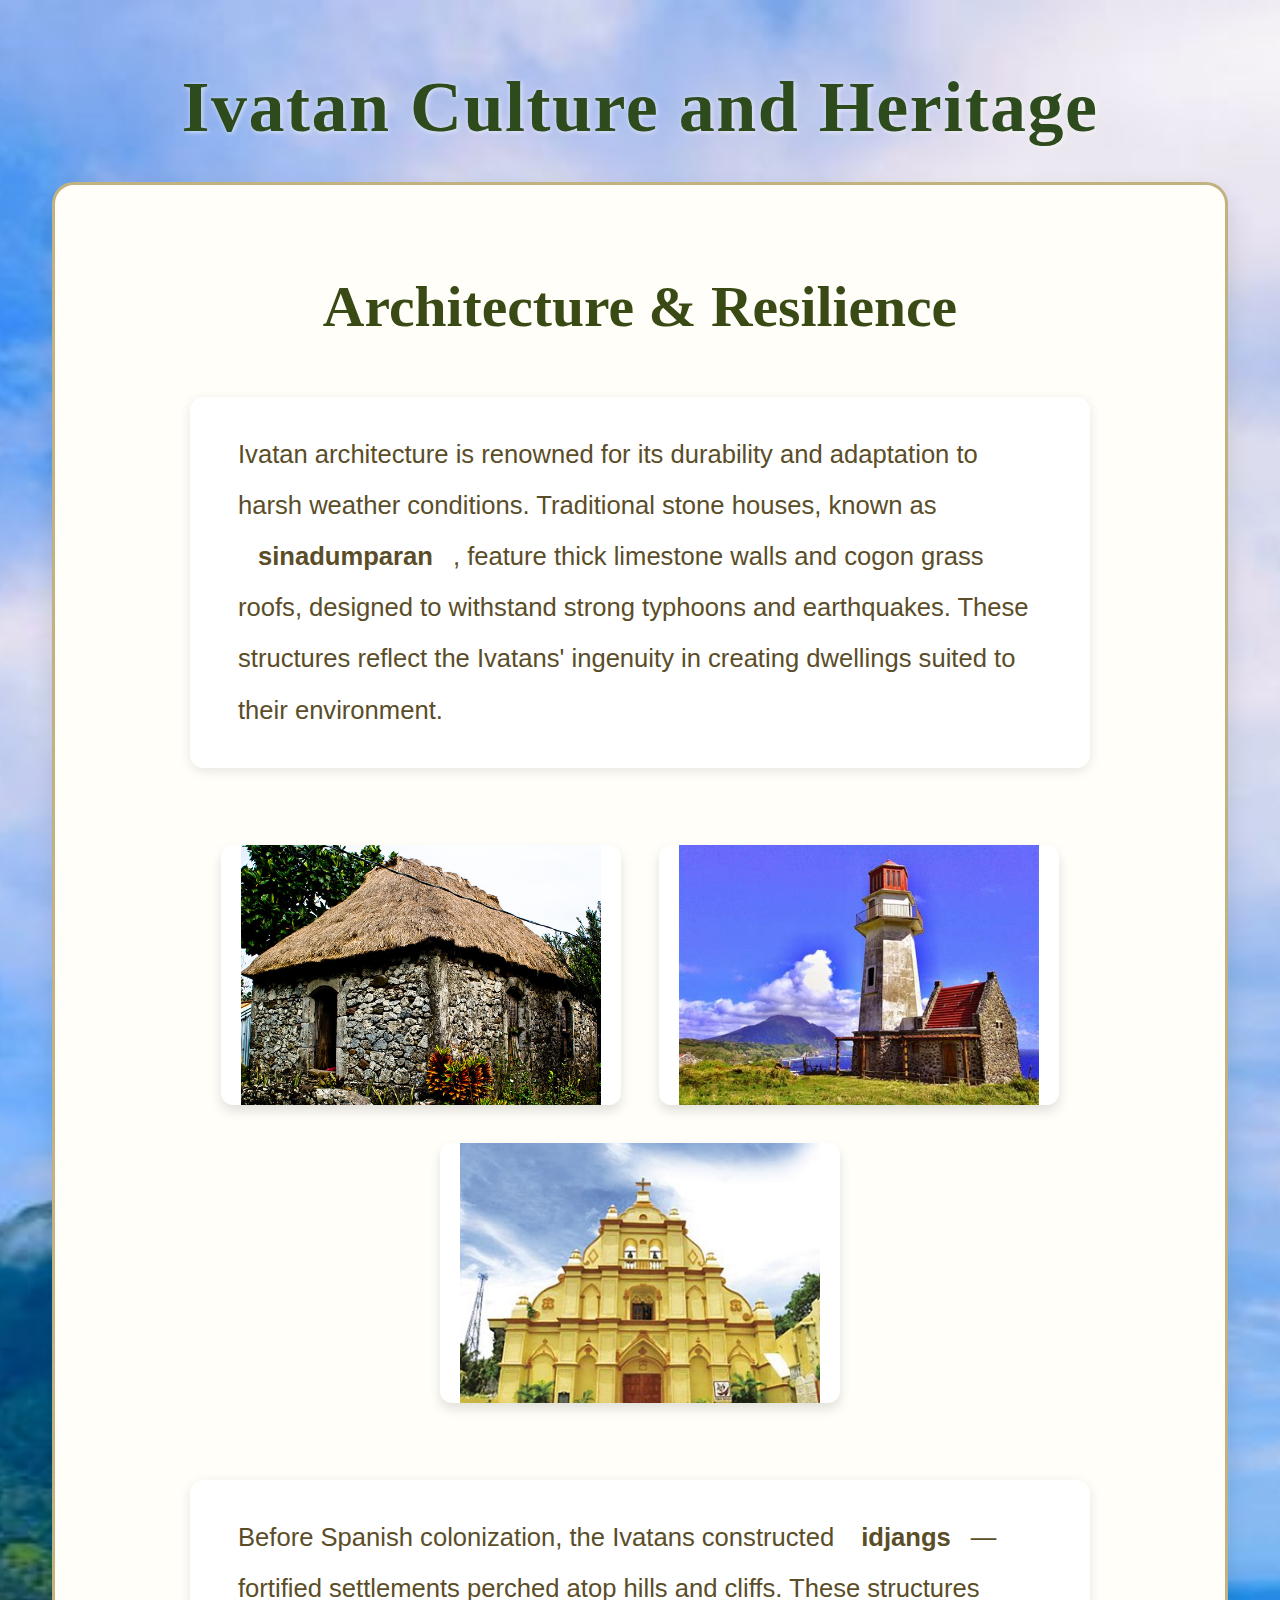
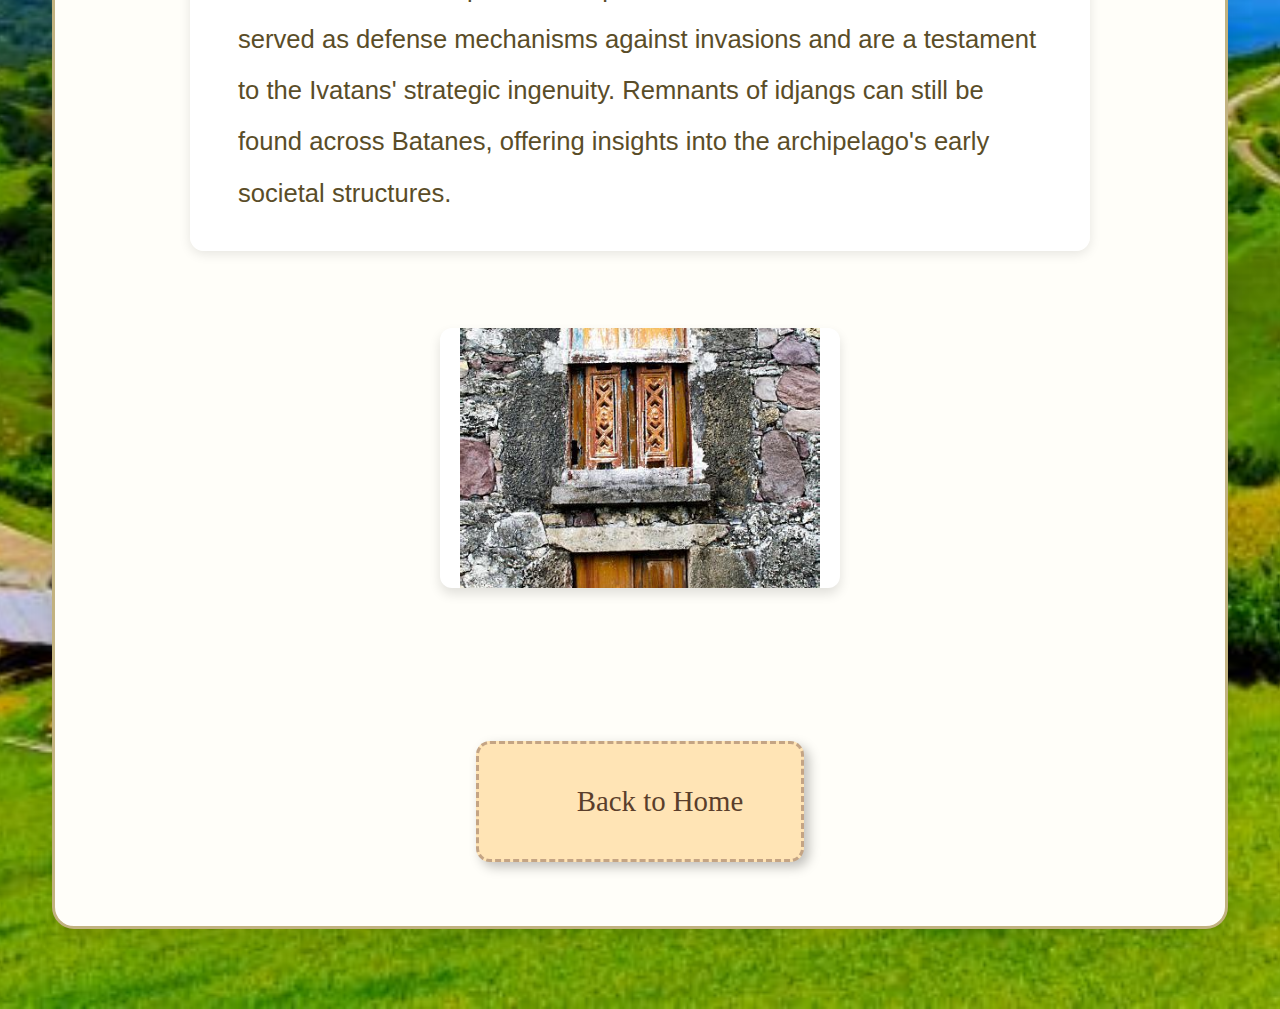
<file: maritime-culture.html>
<!DOCTYPE html>
<html lang="en">
<head>
  <meta charset="UTF-8" />
  <meta name="viewport" content="width=device-width, initial-scale=1" />
  <title>Architecture & Resilience</title>
  <link rel="stylesheet" href="website.css" />
  <style>
    body {
      font-family: 'Segoe UI', Tahoma, Geneva, Verdana, sans-serif;
      background-color: #f3f6fb;
      color: #2e2e2e;
      margin: 0;
      padding: 0 2rem;
      font-size: 1.6rem;
      line-height: 2;
    }

    header {
      text-align: center;
      margin: 4rem 0 2rem;
    }

    header h1 {
      font-family: 'Georgia', serif;
      font-size: 4.5rem;
      color: #2e4b1e;
      text-shadow: 1px 1px 5px rgba(255, 255, 255, 0.7);
      margin: 0;
    }

    section {
      max-width: 1200px;
      margin: 0 auto 5rem;
      background: #fffef9;
      padding: 4rem;
      border-radius: 22px;
      border: 3px solid #c2b280;
      box-shadow: 0 10px 25px rgba(0, 0, 0, 0.1);
    }

    section h2 {
      font-family: 'Georgia', serif;
      font-size: 3.6rem;
      color: #3a4a14;
      margin-bottom: 2rem;
      text-align: center;
    }

    section p {
      font-size: 1.6rem;
      background: rgba(255, 255, 255, 0.9);
      padding: 2rem 3rem;
      border-radius: 14px;
      box-shadow: 0 3px 12px rgba(0, 0, 0, 0.1);
      margin: 2rem auto;
      max-width: 900px;
    }

    .center-image {
      display: flex;
      justify-content: center;
      flex-wrap: wrap;
      gap: 1.5em;
      margin: 3em 0;
    }

    .center-image img {
      width: 450px;
      height: 300px;
      object-fit: cover;
      border-radius: 12px;
      box-shadow: 0 6px 12px rgba(0, 0, 0, 0.15);
      background: #fff;
      transition: transform 0.3s ease, box-shadow 0.3s ease;
    }

    .center-image img:hover {
      transform: scale(1.05);
      box-shadow: 0 10px 20px rgba(0, 0, 0, 0.25);
    }

    .center-image img,
    .center-image video {
      width: 400px;
      height: 260px;
      object-fit: cover;
      border-radius: 12px;
      box-shadow: 0 6px 12px rgba(0, 0, 0, 0.12);
      background: #fff;
    }

    /* Unified Back Button Style */
    .back-button-container {
      text-align: center;
      margin-top: 3em;
    }

    .back-button {
      font-size: 1.8rem;
      text-decoration: none;
      color: #5a3e2b;
      background-color: #ffe4b5;
      border: 3px dashed #c4a484;
      padding: 1em 2em;
      border-radius: 14px;
      font-family: 'Times New Roman', serif;
      box-shadow: 5px 5px 12px rgba(0, 0, 0, 0.25);
      transition: all 0.3s ease;
      display: inline-block;
    }

    .back-button:hover {
      background-color: #fff7d6;
      transform: translateY(-5px);
      box-shadow: 7px 7px 15px rgba(0, 0, 0, 0.3);
    }

    @media (max-width: 768px) {
      header h1 {
        font-size: 3rem;
      }

      section h2 {
        font-size: 2.5rem;
      }

      section p {
        font-size: 1.3rem;
        padding: 1.5rem 2rem;
      }

      .center-image img,
      .center-image video {
        width: 100%;
        height: auto;
      }

      .back-button {
        font-size: 1.4rem;
        padding: 0.8em 1.5em;
      }
    }
  </style>
</head>
<body>
  <header>
    <div class="profile">
      <h1>Ivatan Culture and Heritage</h1>
    </div>
  </header>

  <section>
    <h2>Architecture & Resilience</h2>
    
    <p>
      Ivatan architecture is renowned for its durability and adaptation to harsh weather conditions. Traditional stone houses, known as <strong>sinadumparan</strong>, feature thick limestone walls and cogon grass roofs, designed to withstand strong typhoons and earthquakes. These structures reflect the Ivatans' ingenuity in creating dwellings suited to their environment.
    </p>

    <div class="center-image">
      <img src="images/stone%20house.jpg" alt="Traditional Ivatan Stone House made of limestone and cogon">
      <img src="images/archi2.jpg" alt="Ivatan Lighthouse with traditional design">
      <img src="images/arch.jpg" alt="View of Ivatan architecture landscape">
    </div>

    <p>
      Before Spanish colonization, the Ivatans constructed <strong>idjangs</strong>—fortified settlements perched atop hills and cliffs. These structures served as defense mechanisms against invasions and are a testament to the Ivatans' strategic ingenuity. Remnants of idjangs can still be found across Batanes, offering insights into the archipelago's early societal structures.
    </p>

    <div class="center-image">
      <img src="images/archi3.jpg" alt="Remains of an ancient Ivatan settlement or idjang">
    </div>

    <div class="center-image">
    </div>

    <!-- Updated Back Button -->
    <div class="back-button-container">
      <a href="index.html" class="back-button">
        <span class="icon"></span> Back to Home
      </a>
    </div>
  </section>
</body>
</html>
</file>
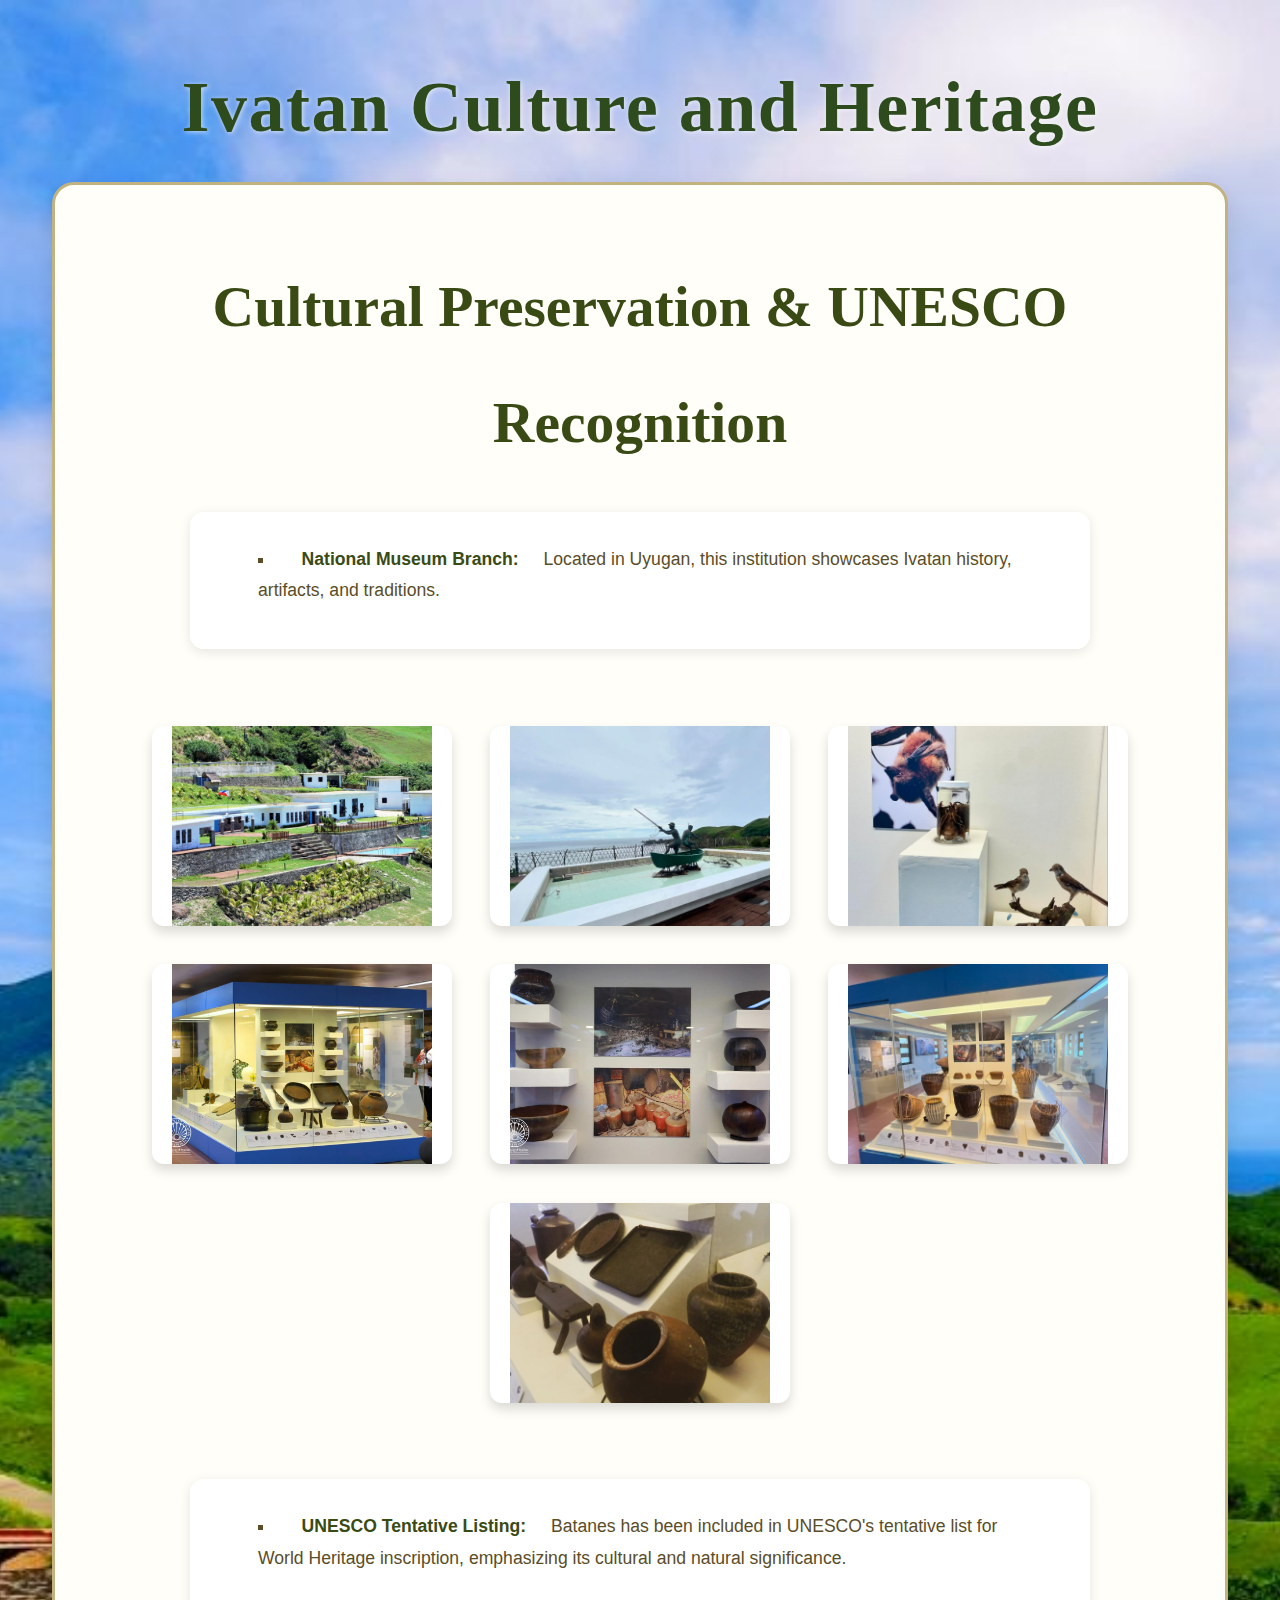
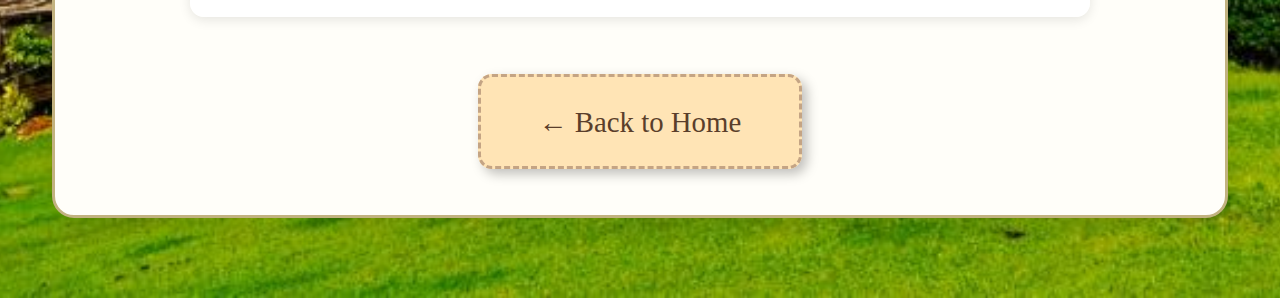
<file: preservation.html>
<!DOCTYPE html>
<html lang="en">
<head>
  <meta charset="UTF-8" />
  <meta name="viewport" content="width=device-width, initial-scale=1" />
  <title>Cultural Preservation & UNESCO Recognition</title>
  <link rel="stylesheet" href="website.css" />
  <style>
    body {
      font-family: 'Segoe UI', Tahoma, Geneva, Verdana, sans-serif;
      background-color: #f3f6fb;
      color: #2e2e2e;
      margin: 0;
      padding: 0 2rem;
      font-size: 1.6rem;
      line-height: 2;
    }

    header {
      text-align: center;
      margin: 4rem 0 2rem;
    }

    header h1 {
      font-family: 'Georgia', serif;
      font-size: 4.5rem;
      color: #2e4b1e;
      text-shadow: 1px 1px 5px rgba(255, 255, 255, 0.7);
      margin: 0;
    }

    section {
      max-width: 1200px;
      margin: 0 auto 5rem;
      background: #fffef9;
      padding: 4rem;
      border-radius: 22px;
      border: 3px solid #c2b280;
      box-shadow: 0 10px 25px rgba(0, 0, 0, 0.1);
    }

    section h2 {
      font-family: 'Georgia', serif;
      font-size: 3.6rem;
      color: #3a4a14;
      margin-bottom: 2rem;
      text-align: center;
    }

    ul {
      max-width: 900px;
      margin: 2rem auto;
      padding: 2rem 3rem;
      background: rgba(255, 255, 255, 0.9);
      border-radius: 14px;
      box-shadow: 0 3px 12px rgba(0, 0, 0, 0.1);
      font-size: 1.6rem;
      line-height: 1.8;
      list-style: square inside;
      color: #2e2e2e;
    }

    ul li strong {
      color: #3a4a14;
    }

    .center-image {
      display: flex;
      justify-content: center;
      flex-wrap: wrap;
      gap: 1.5em;
      margin: 3em 0;
    }

    .center-image img {
      width: 300px;
      height: 200px;
      object-fit: cover;
      border-radius: 12px;
      box-shadow: 0 6px 12px rgba(0, 0, 0, 0.15);
      background: #fff;
      transition: transform 0.3s ease, box-shadow 0.3s ease;
    }

    .center-image img:hover {
      transform: scale(1.05);
      box-shadow: 0 10px 20px rgba(0, 0, 0, 0.25);
    }

    /* Updated video style to match image size */
    video {
      display: block;
      margin: 2em auto;
      width: 300px; /* Set video width same as images */
      height: 200px; /* Set video height same as images */
      object-fit: cover;
      border-radius: 12px;
      box-shadow: 0 6px 12px rgba(0, 0, 0, 0.2);
    }

    .back-link {
      display: block;
      text-align: center;
      margin-top: 3em;
    }

    .back-link a {
      font-size: 1.8rem;
      text-decoration: none;
      color: #5a3e2b;
      background-color: #ffe4b5;
      border: 3px dashed #c4a484;
      padding: 1em 2em;
      border-radius: 14px;
      font-family: 'Times New Roman', serif;
      box-shadow: 5px 5px 12px rgba(0, 0, 0, 0.25);
      transition: all 0.3s ease;
    }

    .back-link a:hover {
      background-color: #fff7d6;
      transform: translateY(-5px);
      box-shadow: 7px 7px 15px rgba(0, 0, 0, 0.3);
    }

    @media (max-width: 768px) {
      header h1 {
        font-size: 3rem;
      }

      section h2 {
        font-size: 2.5rem;
      }

      ul {
        font-size: 1.3rem;
        padding: 1.5rem 2rem;
      }

      .center-image img,
      video {
        width: 90%;
        height: auto;
      }

      .back-link a {
        font-size: 1.4rem;
        padding: 0.8em 1.5em;
      }
    }
  </style>
</head>
<body>
  <header>
    <div class="profile">
      <h1>Ivatan Culture and Heritage</h1>
    </div>
  </header>

  <section>
    <h2>Cultural Preservation & UNESCO Recognition</h2>

    <ul>
      <li><strong>National Museum Branch:</strong> Located in Uyugan, this institution showcases Ivatan history, artifacts, and traditions.</li>
    </ul>

    <div class="center-image">
      <img src="images/museum.jpeg" alt="National Museum" />
      <img src="images/muha%20(2).jpg" alt="Museum Interior" />
      <img src="images/muha%20(3).jpg" alt="Museum Exhibit" />
      <img src="images/muha%20(5).jpg" alt="Ivatan Culture Display" />
      <img src="images/muha%20(6).jpg" alt="Artifacts Display" />
      <img src="images/muha%20(8).jpg" alt="Traditional Items" />
      <img src="images/vangaa.jpg" alt="Vangaa Artifact" />
    </div>

   
    <ul>
      <li><strong>UNESCO Tentative Listing:</strong> Batanes has been included in UNESCO's tentative list for World Heritage inscription, emphasizing its cultural and natural significance.</li>
    </ul>

    <div class="back-link">
      <a href="index.html">← Back to Home</a>
    </div>
  </section>
</body>
</html>
</file>
<file: website.css>
/* =========================
   RESET & BASE STYLES
========================= */
* 
{
  box-sizing: border-box;
  margin: 0;
  padding: 0 20px;
  box-sizing: border-box;
    
}

body {
  font-family: 'helvetica';
  background: linear-gradient(135deg, #f0eace 0%, #d1c7a9 100%);
  color: #4b422d;
  min-height: 100vh;
  padding: 40px 20px;
  line-height: 1.6;
  background-image: url('images/batanes.jpg'); /* Optional: adjust path */
  background-size: cover;
  background-repeat: no-repeat;
  background-position: center center;
}

/* =========================
   LINKS
========================= */
a {
  color: #7b5e1f;
  text-decoration: none;
  transition: color 0.3s ease, background 0.3s ease;
}



/* =========================
   HEADER
========================= */
header {
  text-align: center;
  margin-bottom: 50px;
}

header h1 {
  font-size: 4.5rem;
  font-family: 'Times New Roman', fantasy;
  color: #2E661D;
  margin-bottom: 15px;
  text-shadow: 2px 2px 5px rgba(255, 255, 255, 0.5);
  animation: fadeIn 1.5s ease-in-out;
  letter-spacing: 1.5px;
  line-height: 1.2;
}

header p {
  font-size: 1.25rem;
  font-family: 'Times New Roman', serif;
  font-weight: 500;
  max-width: 600px;
  margin: 0 auto;
  color: #2E661D;
}

/* =========================
   NAVIGATION
========================= */
/* =========================
   NAVIGATION STYLING
========================= */
nav {
  margin: 0 auto 40px;
  animation: fadeIn 1.5s ease-in-out;
}

nav ul {
  display: flex;
  flex-wrap: wrap;
  justify-content: center;
  gap: 20px;
  list-style: none;
  padding: 0;
  margin: 0;
}

nav li {
  margin: 0;
}

/* Updated nav a styles for bigger, easier-to-read buttons */
nav a {
  display: inline-block;
  padding: 20px 35px;       /* increased padding */
  min-width: 200px;         /* wider buttons */
  border-radius: 15px;
  font-weight: 700;         /* bolder font */
  font-size: 1.3rem;        /* bigger font size */
  text-align: center;
  text-decoration: none;
  color: #2E661D;
  font-family: 'helvetica';
  background: rgba(173, 216, 230, 0.5); /* slightly more opaque */
  border: 2px solid rgba(30, 60, 90, 0.5);
  box-shadow: 4px 4px 12px rgba(0, 0, 0, 0.15),
              -2px -2px 6px rgba(255, 255, 255, 0.7);
  text-shadow: 1.5px 1.5px 0 #fff;
  transition: all 0.35s ease;
  position: relative;
  backdrop-filter: blur(5px);
}

/* Scrapbook "tape" effect */
nav a::before,
nav a::after {
  content: '';
  position: absolute;
  width: 25px;
  height: 12px;
  background: #fff3d6;
  top: -7px;
  transform: rotate(-5deg);
  box-shadow: 0 1.5px 2.5px rgba(0, 0, 0, 0.25);
}

nav a::before {
  left: 14px;
}

nav a::after {
  right: 14px;
  transform: rotate(5deg);
}

/* Improved Hover State */
nav a:hover {
  background: rgba(100, 149, 237, 0.7); /* cornflower blue, more vivid */
  color: black;
  border-color: rgba(30, 60, 90, 0.7);
  transform: translateY(-6px) scale(1.12);
  box-shadow: 7px 9px 18px rgba(30, 60, 90, 0.35),
              inset 0 0 12px rgba(255, 255, 255, 0.35);
}

/* =========================
   SECTIONS
========================= */
section {
  max-width: 1000px;
  background: #B3BFFF ;
  padding: 30px;
  margin: 30px auto;
  border-radius: 15px;
  border: 2px dashed green;
  box-shadow: 0 6px 12px rgba(75, 66, 45, 0.1);
  position: relative;
  transition: all 0.3s ease;
}

section:hover {
  box-shadow: 0 6px 18px rgba(75, 66, 45, 0.3);
}

section::before {
  content: "";
  position: absolute;
  top: -25px;
  left: -25px;
  width: 60px;
  height: 60px;
  background-size: contain;
  background-repeat: no-repeat;
  opacity: 0.4;
}

/* Section Headings & Text */
section h2 {
  font-size: 2.5rem;
  font-family: 'helvetica;
  color: #7b5e1f;
  text-align: center;
  margin-bottom: 20px;
  animation: fadeIn 2s ease-in-out;
}

section p,
section ul {
  font-size: 1.1rem;
  color: #5a4d28;
  margin-top: 10px;
}

ul {
  padding-left: 20px;
}

ul li {
  margin-bottom: 10px;
}

/* =========================
   FOOTER
========================= */
footer {
  margin-top: 60px;
  padding: 20px;
  background: #7b5e1f;
  color: white;
  text-align: center;
  border-radius: 10px;
  box-shadow: 0 4px 8px rgba(0, 0, 0, 0.3);
}

footer p {
  font-size: 1rem;
  font-weight: 500;
}

/* =========================
   ANIMATIONS
========================= */
@keyframes fadeIn {
  0% {
    opacity: 0;
    transform: translateY(20px);
  }
  100% {
    opacity: 1;
    transform: translateY(0);
  }
}

/* =========================
   RESPONSIVE DESIGN
========================= */
@media (max-width: 768px) {
  header h1 {
    font-size: 3rem;
  }

  nav a {
    min-width: 180px;       /* reduce width on smaller screens */
    font-size: 1.15rem;     /* slightly smaller font */
    padding: 15px 25px;     /* adjusted padding */
  }

  section {
    padding: 20px;
    margin: 20px auto;
  }
}

@media (max-width: 480px) {
  header h1 {
    font-size: 2.3rem;
    letter-spacing: 1px;
  }

  nav a {
    min-width: 150px;
    font-size: 1rem;
    padding: 12px 20px;
  }

  section {
    padding: 15px;
  }
}
</file>
